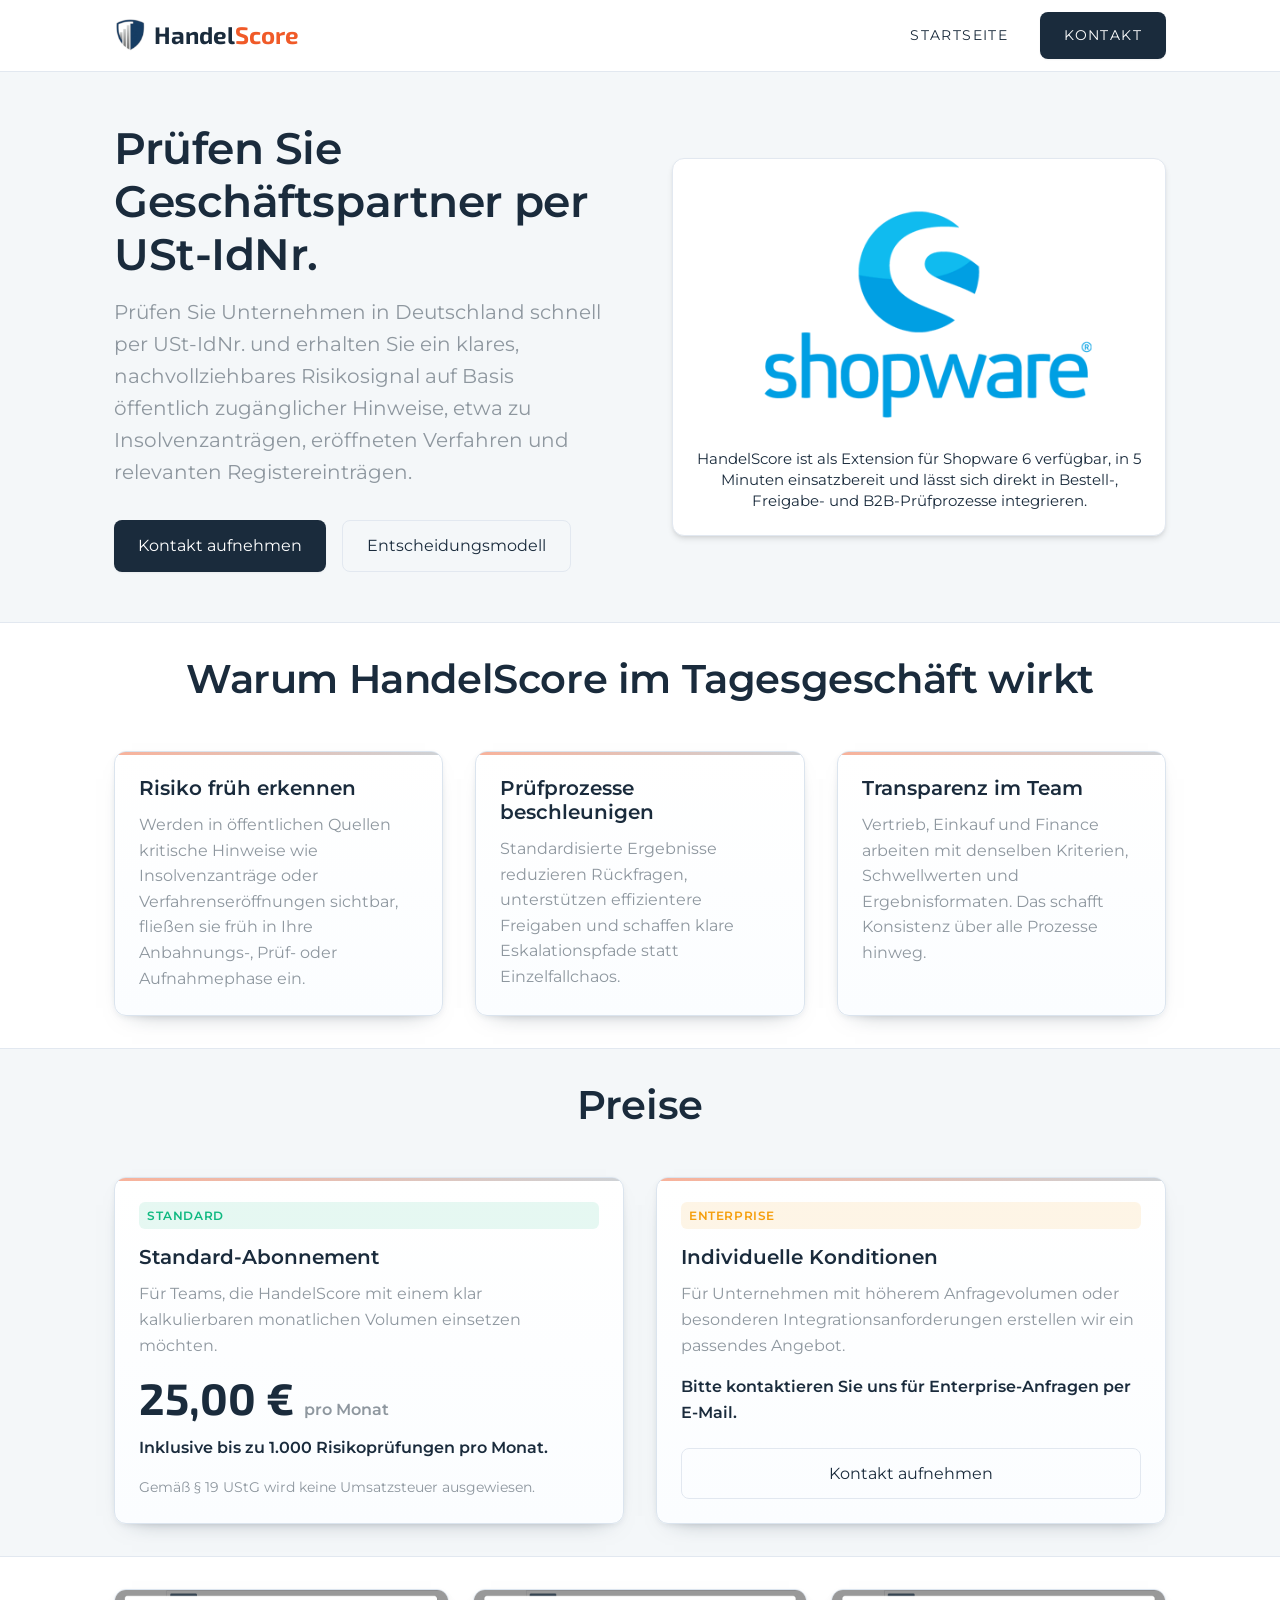
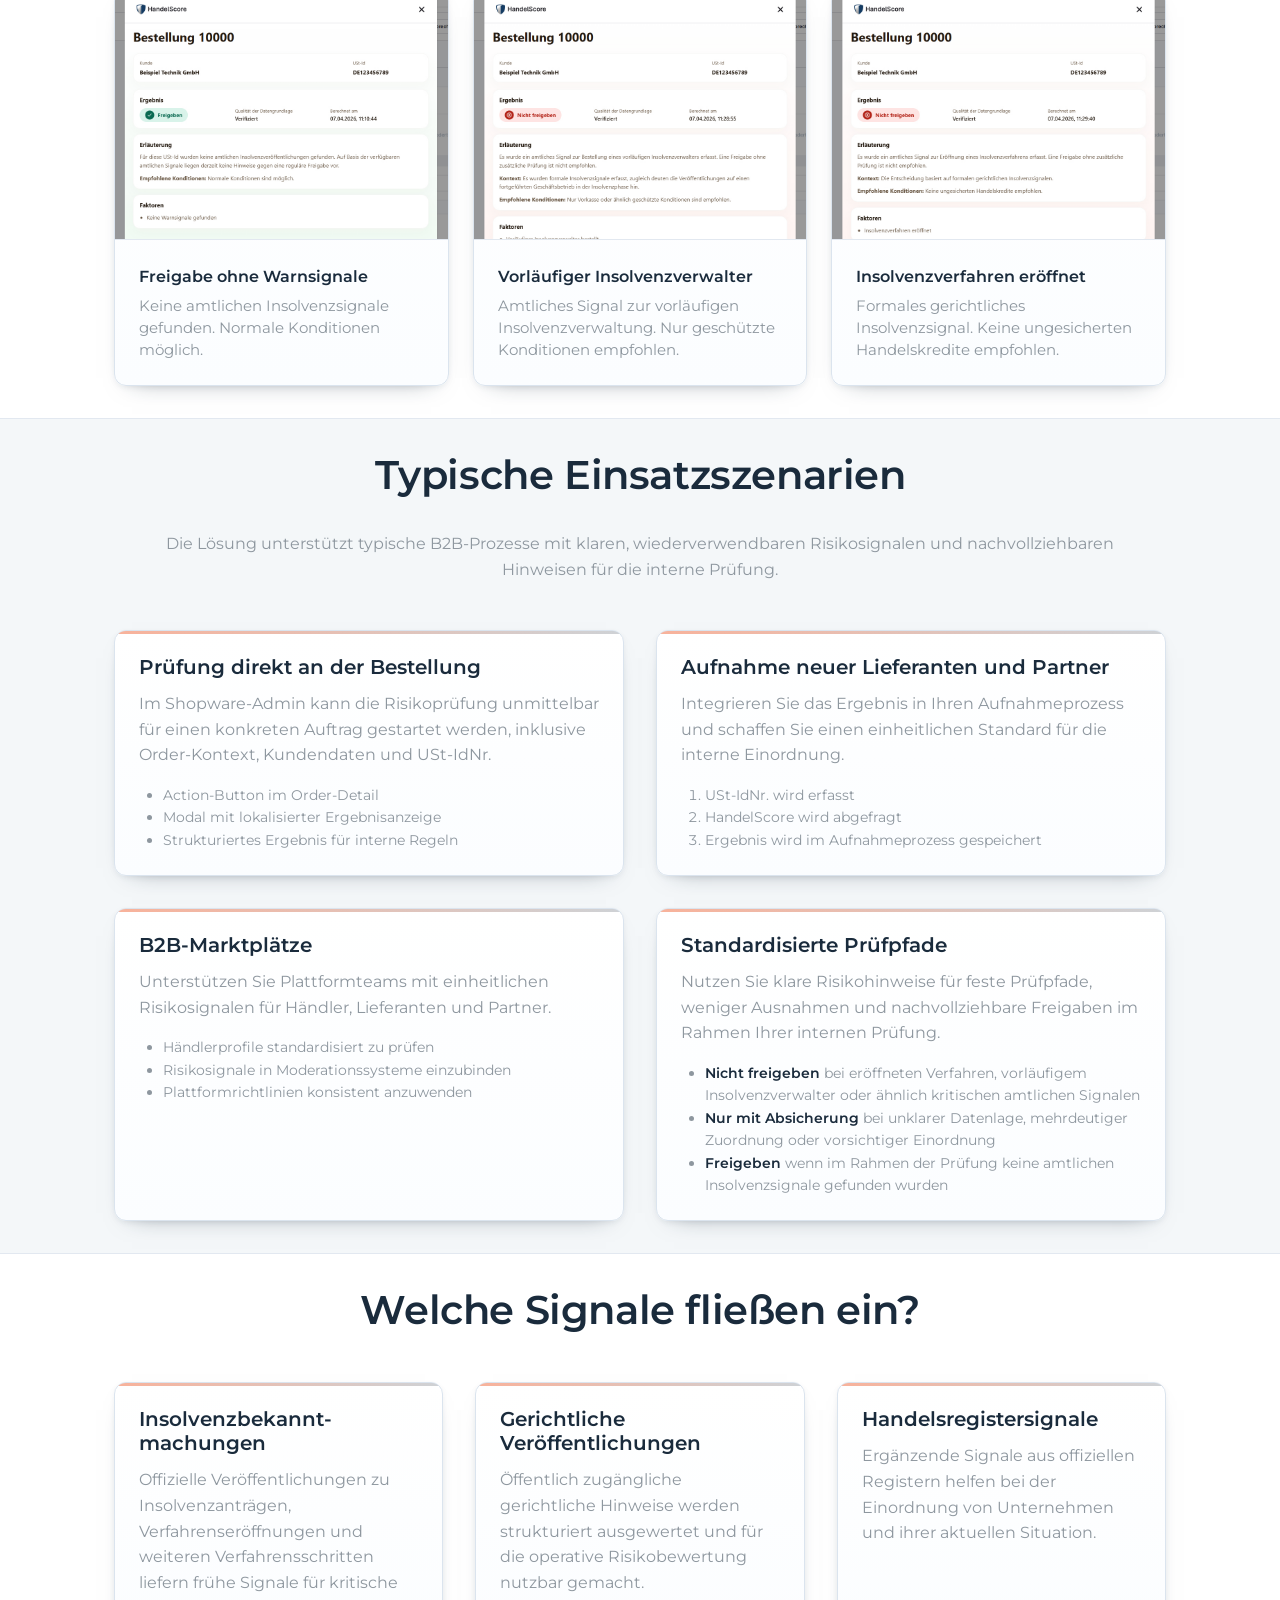
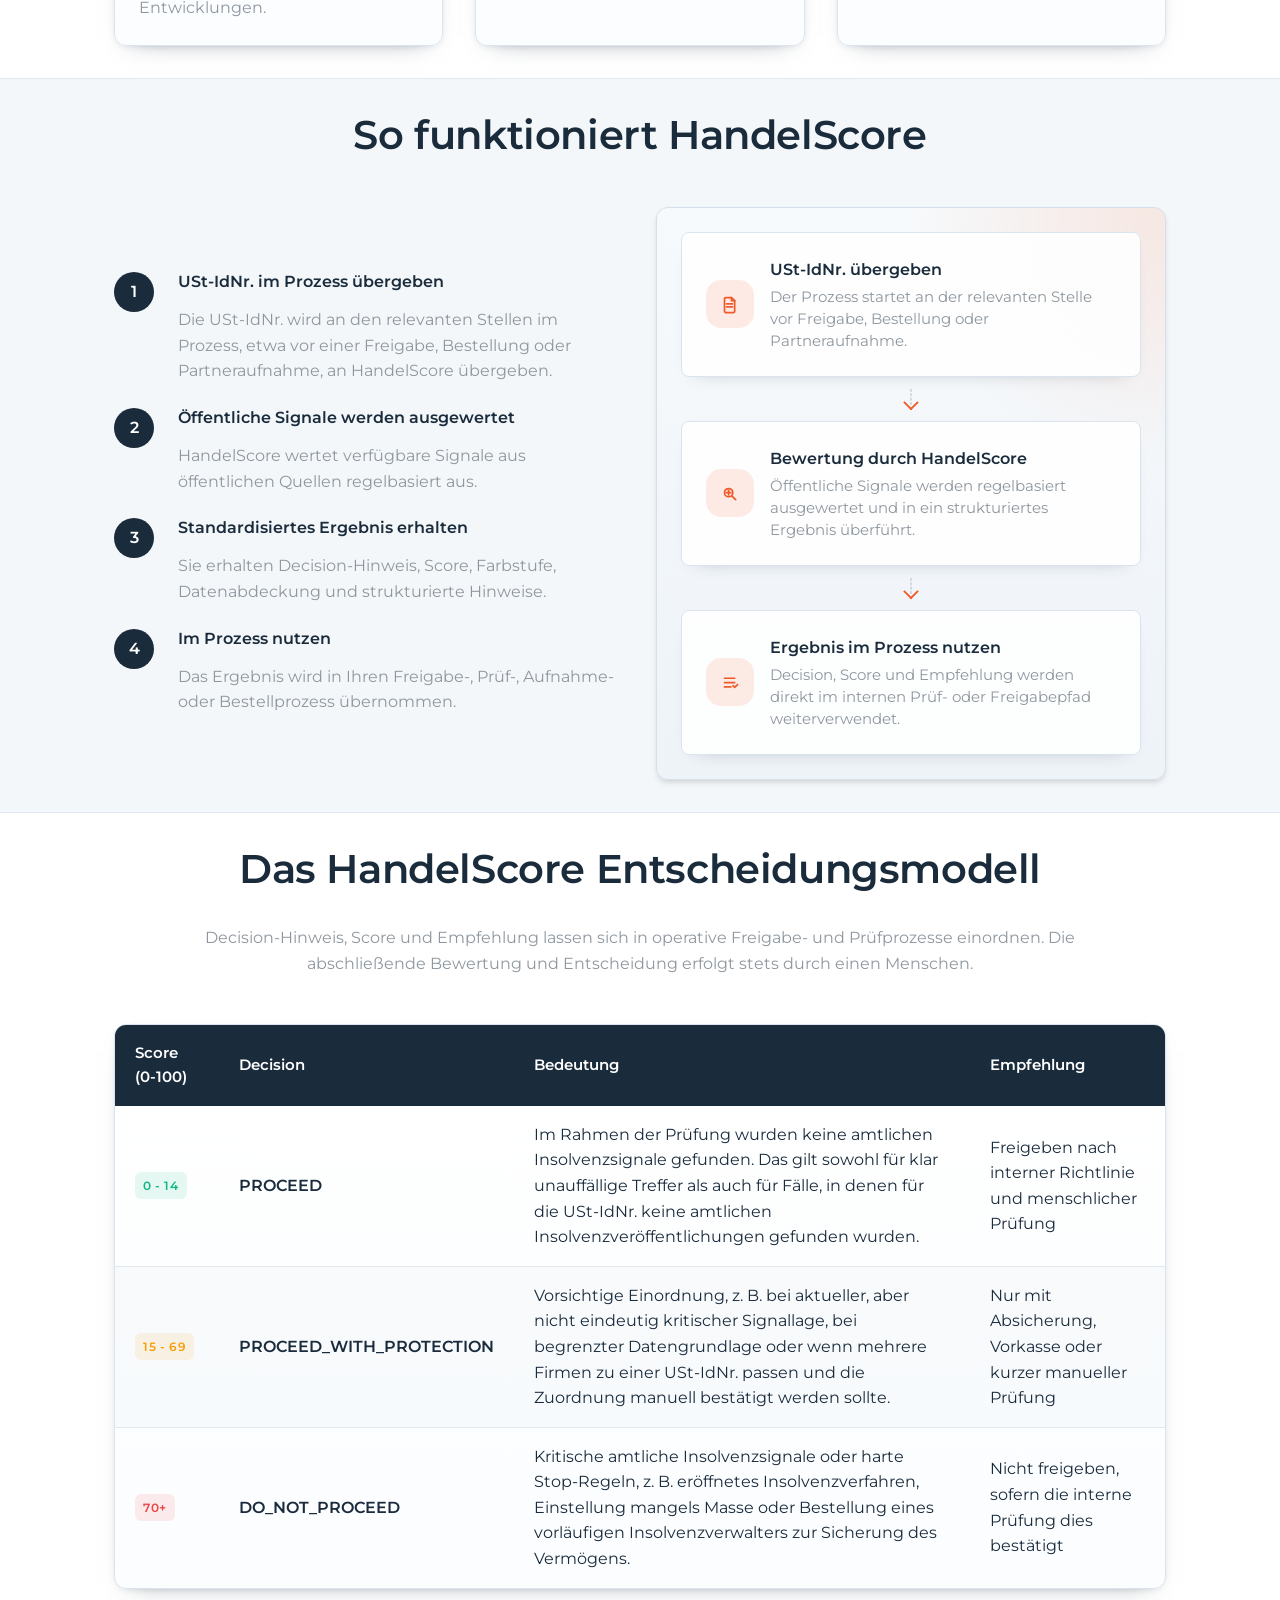
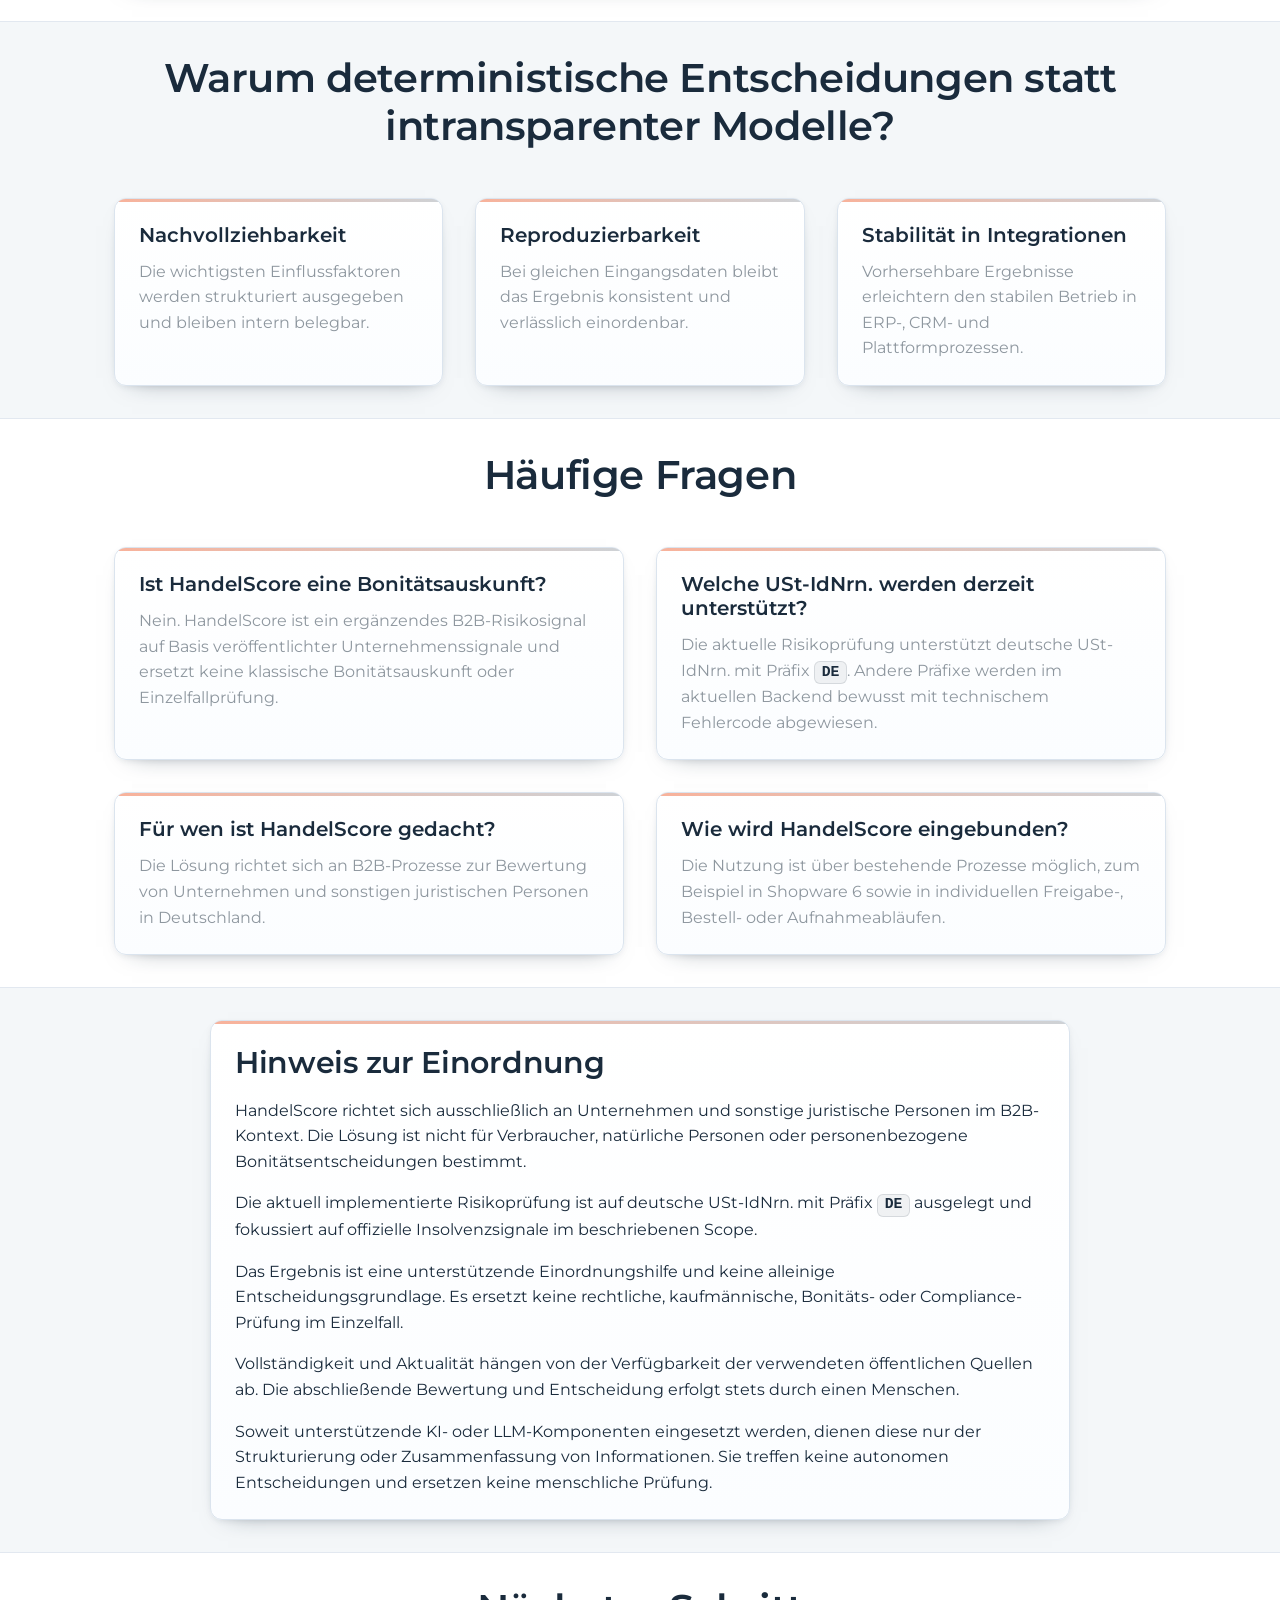
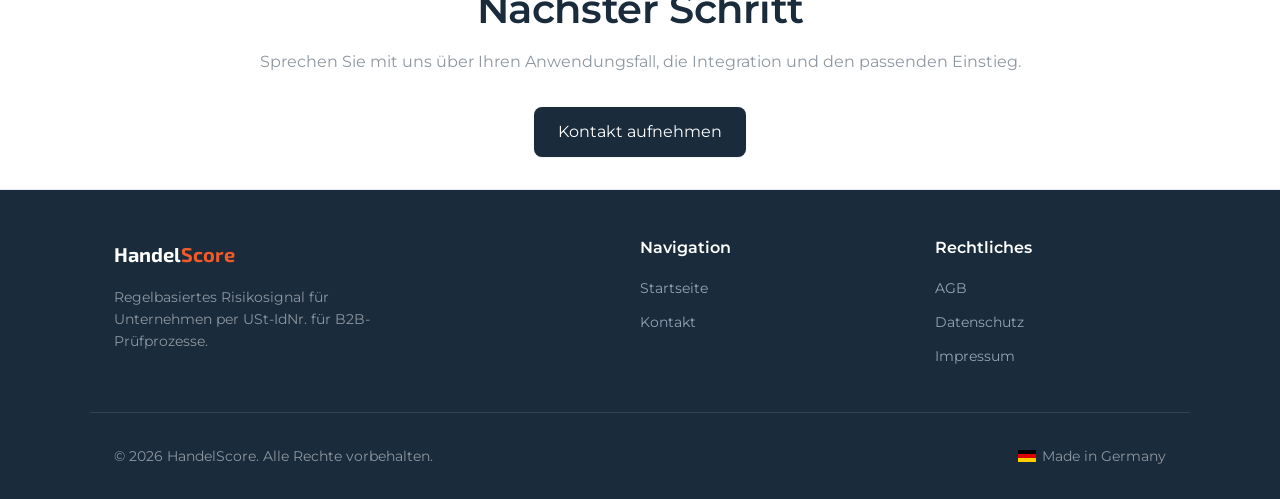
<file: index.html>
﻿<!DOCTYPE html>
<html lang="de-DE">

<head>
    <meta charset="UTF-8">
    <meta name="viewport" content="width=device-width, initial-scale=1.0">
    <meta name="robots" content="index, follow, max-image-preview:large">
    <title>HandelScore | Geschäftspartner prüfen und Zahlungsausfälle reduzieren</title>
    <link rel="icon" href="favicon.ico" type="image/x-icon">
    <meta name="description"
        content="HandelScore liefert ein standardisiertes B2B-Risikosignal für Unternehmen in Deutschland per USt-IdNr. auf Basis öffentlich zugänglicher Insolvenz- und Registersignale.">
    <meta property="og:title" content="HandelScore – Geschäftspartner prüfen per USt-IdNr.">
    <meta property="og:description"
        content="Standardisiertes B2B-Risikosignal für Unternehmen in Deutschland per USt-IdNr. auf Basis öffentlich zugänglicher Insolvenz- und Registersignale.">
    <meta property="og:type" content="website">
    <meta property="og:url" content="https://handelscore.de/">
    <link rel="canonical" href="https://handelscore.de/">
    <link rel="stylesheet" href="assets/styles.css">
    <script type="application/ld+json">
        {
            "@context": "https://schema.org",
            "@type": "SoftwareApplication",
            "name": "HandelScore",
            "applicationCategory": "BusinessApplication",
            "operatingSystem": "Web",
            "url": "https://handelscore.de/",
            "description": "HandelScore liefert ein standardisiertes B2B-Risikosignal für Unternehmen in Deutschland per USt-IdNr. auf Basis öffentlich zugänglicher Insolvenz- und Registersignale.",
            "offers": {
                "@type": "Offer",
                "price": "25.00",
                "priceCurrency": "EUR",
                "description": "Standard-Abonnement mit bis zu 1.000 Anfragen pro Monat"
            }
        }
    </script>
</head>

<body data-page="home">
    <div data-site-header></div>

    <main>
        <section class="section container hero">
            <div class="hero-content">
                <h1>Prüfen Sie Geschäftspartner per USt-IdNr.</h1>
                <p class="subtitle">
                    Prüfen Sie Unternehmen in Deutschland schnell per USt-IdNr. und erhalten Sie ein
                    klares, nachvollziehbares Risikosignal auf Basis öffentlich zugänglicher Hinweise, etwa zu
                    Insolvenzanträgen, eröffneten Verfahren und relevanten Registereinträgen.
                </p>
                <div class="btn-group">
                    <a href="/kontakt.html" class="btn btn-primary">Kontakt aufnehmen</a>
                    <a href="#entscheidungsmodell" class="btn btn-outline">Entscheidungsmodell</a>
                </div>
            </div>
            <div class="hero-visual">
                <img src="assets/img/logo/shopware-logo-sv.png" alt="Shopware 6" class="shopware-logo">
                <p class="shopware-plugin-text">HandelScore ist als Extension für Shopware 6 verfügbar, in 5 Minuten
                    einsatzbereit und lässt sich direkt in Bestell-, Freigabe- und B2B-Prüfprozesse integrieren.</p>
            </div>
        </section>

        <section class="section section-alt">
            <div class="container">
                <div class="text-center"
                    style="margin-bottom: 3rem; max-width: 980px; margin-left: auto; margin-right: auto;">
                    <h2>Warum HandelScore im Tagesgeschäft wirkt</h2>
                </div>

                <div class="grid-3">
                    <div class="card">
                        <h3>Risiko früh erkennen</h3>
                        <p>Werden in öffentlichen Quellen kritische Hinweise wie Insolvenzanträge oder
                            Verfahrenseröffnungen sichtbar, fließen sie früh in Ihre Anbahnungs-, Prüf- oder
                            Aufnahmephase ein.</p>
                    </div>
                    <div class="card">
                        <h3>Prüfprozesse beschleunigen</h3>
                        <p>Standardisierte Ergebnisse reduzieren Rückfragen, unterstützen effizientere Freigaben und
                            schaffen klare Eskalationspfade statt Einzelfallchaos.</p>
                    </div>
                    <div class="card">
                        <h3>Transparenz im Team</h3>
                        <p>Vertrieb, Einkauf und Finance arbeiten mit denselben Kriterien, Schwellwerten und
                            Ergebnisformaten. Das schafft Konsistenz über alle Prozesse hinweg.</p>
                    </div>
                </div>
            </div>
        </section>

        <section class="section container" id="preise">
            <div class="text-center" style="max-width: 760px; margin: 0 auto; margin-bottom: 3rem;">
                <h2>Preise</h2>
            </div>
            <div class="grid-2 pricing-grid">
                <div class="card price-card">
                    <div class="badge badge-green" style="margin-bottom: 1rem;">Standard</div>
                    <h3>Standard-Abonnement</h3>
                    <p>Für Teams, die HandelScore mit einem klar kalkulierbaren monatlichen Volumen einsetzen möchten.</p>
                    <div class="price-value">25,00 € <span>pro Monat</span></div>
                    <p class="price-meta">Inklusive bis zu 1.000 Risikoprüfungen pro Monat.</p>
                    <p class="price-note">Gemäß § 19 UStG wird keine Umsatzsteuer ausgewiesen.</p>
                </div>
                <div class="card price-card">
                    <div class="badge badge-yellow" style="margin-bottom: 1rem;">Enterprise</div>
                    <h3>Individuelle Konditionen</h3>
                    <p>Für Unternehmen mit höherem Anfragevolumen oder besonderen Integrationsanforderungen erstellen wir ein passendes Angebot.</p>
                    <p class="price-meta">Bitte kontaktieren Sie uns für Enterprise-Anfragen per E-Mail.</p>
                    <a href="/kontakt.html" class="btn btn-outline">Kontakt aufnehmen</a>
                </div>
            </div>
        </section>

        <section class="section section-alt" id="produktansichten">
            <div class="container">
                <div class="screenshot-gallery">
                    <a class="screenshot-card" href="img/result_de_ok_1.jpg">
                        <figure>
                            <img src="img/result_de_ok_1_thumb.jpg"
                                 alt="Freigabe ohne Warnsignale"
                                 class="screenshot-thumb"
                                 onerror="this.onerror=null; this.src='img/result_de_ok_1.jpg';"
                                 loading="lazy">
                            <figcaption>
                                <strong>Freigabe ohne Warnsignale</strong>
                                <span>Keine amtlichen Insolvenzsignale gefunden. Normale Konditionen möglich.</span>
                            </figcaption>
                        </figure>
                    </a>
                    <a class="screenshot-card" href="img/result_de_bad_1.jpg">
                        <figure>
                            <img src="img/result_de_bad_1_thumb.jpg"
                                 alt="Vorläufiger Insolvenzverwalter"
                                 class="screenshot-thumb"
                                 onerror="this.onerror=null; this.src='img/result_de_bad_1.jpg';"
                                 loading="lazy">
                            <figcaption>
                                <strong>Vorläufiger Insolvenzverwalter</strong>
                                <span>Amtliches Signal zur vorläufigen Insolvenzverwaltung. Nur geschützte Konditionen empfohlen.</span>
                            </figcaption>
                        </figure>
                    </a>
                    <a class="screenshot-card" href="img/result_de_bad_2.jpg">
                        <figure>
                            <img src="img/result_de_bad_2_thumb.jpg"
                                 alt="Insolvenzverfahren eröffnet"
                                 class="screenshot-thumb"
                                 onerror="this.onerror=null; this.src='img/result_de_bad_2.jpg';"
                                 loading="lazy">
                            <figcaption>
                                <strong>Insolvenzverfahren eröffnet</strong>
                                <span>Formales gerichtliches Insolvenzsignal. Keine ungesicherten Handelskredite empfohlen.</span>
                            </figcaption>
                        </figure>
                    </a>
                </div>
            </div>
        </section>

        <section class="section">
            <div class="container">
                <div class="text-center"
                    style="margin-bottom: 3rem; max-width: 980px; margin-left: auto; margin-right: auto;">
                    <h2>Typische Einsatzszenarien</h2>
                    <p>Die Lösung unterstützt typische B2B-Prozesse mit klaren, wiederverwendbaren Risikosignalen und
                        nachvollziehbaren Hinweisen für die interne Prüfung.</p>
                </div>

                <div class="grid-2">
                    <div class="card">
                        <h3>Prüfung direkt an der Bestellung</h3>
                        <p>Im Shopware-Admin kann die Risikoprüfung unmittelbar für einen konkreten Auftrag gestartet
                            werden, inklusive Order-Kontext, Kundendaten und USt-IdNr.</p>
                        <ul
                            style="list-style-type: disc; margin-left: 1.5rem; color: var(--text-muted); font-size: 0.875rem;">
                            <li>Action-Button im Order-Detail</li>
                            <li>Modal mit lokalisierter Ergebnisanzeige</li>
                            <li>Strukturiertes Ergebnis für interne Regeln</li>
                        </ul>
                    </div>
                    <div class="card">
                        <h3>Aufnahme neuer Lieferanten und Partner</h3>
                        <p>Integrieren Sie das Ergebnis in Ihren Aufnahmeprozess und schaffen Sie einen einheitlichen
                            Standard für die interne Einordnung.</p>
                        <ul
                            style="list-style-type: decimal; margin-left: 1.5rem; color: var(--text-muted); font-size: 0.875rem;">
                            <li>USt-IdNr. wird erfasst</li>
                            <li>HandelScore wird abgefragt</li>
                            <li>Ergebnis wird im Aufnahmeprozess gespeichert</li>
                        </ul>
                    </div>
                    <div class="card">
                        <h3>B2B-Marktplätze</h3>
                        <p>Unterstützen Sie Plattformteams mit einheitlichen Risikosignalen für Händler, Lieferanten und Partner.</p>
                        <ul
                            style="list-style-type: disc; margin-left: 1.5rem; color: var(--text-muted); font-size: 0.875rem;">
                            <li>Händlerprofile standardisiert zu prüfen</li>
                            <li>Risikosignale in Moderationssysteme einzubinden</li>
                            <li>Plattformrichtlinien konsistent anzuwenden</li>
                        </ul>
                    </div>
                    <div class="card">
                        <h3>Standardisierte Prüfpfade</h3>
                        <p>Nutzen Sie klare Risikohinweise für feste Prüfpfade, weniger Ausnahmen und nachvollziehbare
                            Freigaben im Rahmen Ihrer internen Prüfung.</p>
                        <ul
                            style="list-style-type: disc; margin-left: 1.5rem; color: var(--text-muted); font-size: 0.875rem;">
                            <li><strong>Nicht freigeben</strong> bei eröffneten Verfahren, vorläufigem Insolvenzverwalter oder ähnlich kritischen amtlichen Signalen</li>
                            <li><strong>Nur mit Absicherung</strong> bei unklarer Datenlage, mehrdeutiger Zuordnung oder vorsichtiger Einordnung</li>
                            <li><strong>Freigeben</strong> wenn im Rahmen der Prüfung keine amtlichen Insolvenzsignale gefunden wurden</li>
                        </ul>
                    </div>
                </div>
            </div>
        </section>

        <section class="section section-alt">
            <div class="container">
                <div class="text-center"
                    style="margin-bottom: 3rem; max-width: 980px; margin-left: auto; margin-right: auto;">
                    <h2>Welche Signale fließen ein?</h2>
                </div>
                <div class="grid-3">
                    <div class="card">
                        <h3>Insolvenz&shy;bekannt&shy;machungen</h3>
                        <p>Offizielle Veröffentlichungen zu Insolvenzanträgen, Verfahrenseröffnungen und weiteren
                            Verfahrensschritten liefern frühe Signale für kritische Entwicklungen.</p>
                    </div>
                    <div class="card">
                        <h3>Gerichtliche Veröffentlichungen</h3>
                        <p>Öffentlich zugängliche gerichtliche Hinweise werden strukturiert ausgewertet und für die
                            operative Risikobewertung nutzbar gemacht.</p>
                    </div>
                    <div class="card">
                        <h3>Handelsregistersignale</h3>
                        <p>Ergänzende Signale aus offiziellen Registern helfen bei der Einordnung von Unternehmen und
                            ihrer aktuellen Situation.</p>
                    </div>
                </div>
            </div>
        </section>

        <section class="section">
            <div class="container">
                <div class="text-center"
                    style="margin-bottom: 3rem; max-width: 980px; margin-left: auto; margin-right: auto;">
                    <h2>So funktioniert HandelScore</h2>
                </div>
                <div class="grid-2" style="align-items: center;">
                    <div>
                        <div class="steps">
                            <div class="step">
                                <div class="step-number">1</div>
                                <div>
                                    <h4>USt-IdNr. im Prozess übergeben</h4>
                                    <p>Die USt-IdNr. wird an den relevanten Stellen im Prozess, etwa vor einer
                                        Freigabe, Bestellung oder Partneraufnahme, an HandelScore übergeben.</p>
                                </div>
                            </div>
                            <div class="step">
                                <div class="step-number">2</div>
                                <div>
                                    <h4>Öffentliche Signale werden ausgewertet</h4>
                                    <p>HandelScore wertet verfügbare Signale aus öffentlichen Quellen regelbasiert aus.</p>
                                </div>
                            </div>
                            <div class="step">
                                <div class="step-number">3</div>
                                <div>
                                    <h4>Standardisiertes Ergebnis erhalten</h4>
                                    <p>Sie erhalten Decision-Hinweis, Score, Farbstufe, Datenabdeckung und strukturierte
                                        Hinweise.</p>
                                </div>
                            </div>
                            <div class="step">
                                <div class="step-number">4</div>
                                <div>
                                    <h4>Im Prozess nutzen</h4>
                                    <p>Das Ergebnis wird in Ihren Freigabe-, Prüf-, Aufnahme- oder Bestellprozess übernommen.</p>
                                </div>
                            </div>
                        </div>
                    </div>
                    <div class="hero-visual process-infographic">
                        <div class="process-flow" aria-label="Infografik zum Prozessablauf">
                            <div class="process-node">
                                <div class="process-icon" aria-hidden="true">
                                    <svg viewBox="0 0 24 24" focusable="false">
                                        <path d="M8 4.75h6l3.25 3.25V19a1.25 1.25 0 0 1-1.25 1.25H8A1.25 1.25 0 0 1 6.75 19V6A1.25 1.25 0 0 1 8 4.75Z" />
                                        <path d="M14 4.75V8h3.25" />
                                        <path d="M9 11.25h6" />
                                        <path d="M9 14.25h6" />
                                    </svg>
                                </div>
                                <div class="process-copy">
                                    <strong>USt-IdNr. übergeben</strong>
                                    <span>Der Prozess startet an der relevanten Stelle vor Freigabe, Bestellung oder
                                        Partneraufnahme.</span>
                                </div>
                            </div>
                            <div class="process-connector" aria-hidden="true"></div>
                            <div class="process-node">
                                <div class="process-icon" aria-hidden="true">
                                    <svg viewBox="0 0 24 24" focusable="false">
                                        <circle cx="11" cy="11" r="4.25" />
                                        <path d="m14.25 14.25 4 4" />
                                        <path d="M8.75 11h4.5" />
                                        <path d="M11 8.75v4.5" />
                                    </svg>
                                </div>
                                <div class="process-copy">
                                    <strong>Bewertung durch HandelScore</strong>
                                    <span>Öffentliche Signale werden regelbasiert ausgewertet und in ein strukturiertes
                                        Ergebnis überführt.</span>
                                </div>
                            </div>
                            <div class="process-connector" aria-hidden="true"></div>
                            <div class="process-node">
                                <div class="process-icon" aria-hidden="true">
                                    <svg viewBox="0 0 24 24" focusable="false">
                                        <path d="M6.75 7.5h10.5" />
                                        <path d="M6.75 12h10.5" />
                                        <path d="M6.75 16.5h6.5" />
                                        <path d="M15.5 15.25 17.25 17l3-3" />
                                    </svg>
                                </div>
                                <div class="process-copy">
                                    <strong>Ergebnis im Prozess nutzen</strong>
                                    <span>Decision, Score und Empfehlung werden direkt im internen Prüf- oder
                                        Freigabepfad weiterverwendet.</span>
                                </div>
                            </div>
                        </div>
                    </div>
                </div>
            </div>
        </section>

        <section class="section section-alt" id="entscheidungsmodell">
            <div class="container">
                <div class="text-center" style="max-width: 980px; margin: 0 auto; margin-bottom: 3rem;">
                    <h2>Das HandelScore Entscheidungsmodell</h2>
                    <p>Decision-Hinweis, Score und Empfehlung lassen sich in operative Freigabe- und Prüfprozesse
                        einordnen. Die abschließende Bewertung und Entscheidung erfolgt stets durch einen Menschen.</p>
                </div>
                <div class="score-table-wrap">
                    <table class="score-table">
                        <thead>
                            <tr>
                                <th>Score (0-100)</th>
                                <th>Decision</th>
                                <th>Bedeutung</th>
                                <th>Empfehlung</th>
                            </tr>
                        </thead>
                        <tbody>
                            <tr>
                                <td data-label="Score (0-100)"><span class="badge badge-green">0 - 14</span></td>
                                <td data-label="Decision"><strong>PROCEED</strong></td>
                                <td data-label="Bedeutung">Im Rahmen der Prüfung wurden keine amtlichen Insolvenzsignale gefunden. Das gilt sowohl für klar unauffällige Treffer als auch für Fälle, in denen für die USt-IdNr. keine amtlichen Insolvenzveröffentlichungen gefunden wurden.</td>
                                <td data-label="Empfehlung">Freigeben nach interner Richtlinie und menschlicher Prüfung</td>
                            </tr>
                            <tr>
                                <td data-label="Score (0-100)"><span class="badge badge-yellow">15 - 69</span></td>
                                <td data-label="Decision"><strong>PROCEED_WITH_PROTECTION</strong></td>
                                <td data-label="Bedeutung">Vorsichtige Einordnung, z. B. bei aktueller, aber nicht eindeutig kritischer Signallage, bei begrenzter Datengrundlage oder wenn mehrere Firmen zu einer USt-IdNr. passen und die Zuordnung manuell bestätigt werden sollte.</td>
                                <td data-label="Empfehlung">Nur mit Absicherung, Vorkasse oder kurzer manueller Prüfung</td>
                            </tr>
                            <tr>
                                <td data-label="Score (0-100)"><span class="badge badge-red">70+</span></td>
                                <td data-label="Decision"><strong>DO_NOT_PROCEED</strong></td>
                                <td data-label="Bedeutung">Kritische amtliche Insolvenzsignale oder harte Stop-Regeln, z. B. eröffnetes Insolvenzverfahren, Einstellung mangels Masse oder Bestellung eines vorläufigen Insolvenzverwalters zur Sicherung des Vermögens.</td>
                                <td data-label="Empfehlung">Nicht freigeben, sofern die interne Prüfung dies bestätigt</td>
                            </tr>
                        </tbody>
                    </table>
                </div>
            </div>
        </section>

        <section class="section">
            <div class="container">
                <div class="text-center" style="max-width: 980px; margin: 0 auto; margin-bottom: 3rem;">
                    <h2>Warum deterministische Entscheidungen statt intransparenter Modelle?</h2>
                </div>
                <div class="grid-3">
                    <div class="card">
                        <h3>Nachvollziehbarkeit</h3>
                        <p>Die wichtigsten Einflussfaktoren werden strukturiert ausgegeben und bleiben intern belegbar.</p>
                    </div>
                    <div class="card">
                        <h3>Reproduzierbarkeit</h3>
                        <p>Bei gleichen Eingangsdaten bleibt das Ergebnis konsistent und verlässlich einordenbar.</p>
                    </div>
                    <div class="card">
                        <h3>Stabilität in Integrationen</h3>
                        <p>Vorhersehbare Ergebnisse erleichtern den stabilen Betrieb in ERP-, CRM- und Plattformprozessen.</p>
                    </div>
                </div>
            </div>
        </section>

        <section class="section section-alt">
            <div class="container">
                <div class="text-center" style="margin-bottom: 3rem; max-width: 980px; margin-left: auto; margin-right: auto;">
                    <h2>Häufige Fragen</h2>
                </div>
                <div class="grid-2">
                    <div class="card">
                        <h3>Ist HandelScore eine Bonitätsauskunft?</h3>
                        <p>Nein. HandelScore ist ein ergänzendes B2B-Risikosignal auf Basis veröffentlichter Unternehmenssignale und ersetzt keine klassische Bonitätsauskunft oder Einzelfallprüfung.</p>
                    </div>
                    <div class="card">
                        <h3>Welche USt-IdNrn. werden derzeit unterstützt?</h3>
                        <p>Die aktuelle Risikoprüfung unterstützt deutsche USt-IdNrn. mit Präfix <code>DE</code>.
                            Andere Präfixe werden im aktuellen Backend bewusst mit technischem Fehlercode abgewiesen.</p>
                    </div>
                    <div class="card">
                        <h3>Für wen ist HandelScore gedacht?</h3>
                        <p>Die Lösung richtet sich an B2B-Prozesse zur Bewertung von Unternehmen und sonstigen juristischen Personen in Deutschland.</p>
                    </div>
                    <div class="card">
                        <h3>Wie wird HandelScore eingebunden?</h3>
                        <p>Die Nutzung ist über bestehende Prozesse möglich, zum Beispiel in Shopware 6 sowie in individuellen Freigabe-, Bestell- oder Aufnahmeabläufen.</p>
                    </div>
                </div>
            </div>
        </section>

        <section class="section">
            <div class="container">
                <div class="card note-card">
                    <h2>Hinweis zur Einordnung</h2>
                    <p>HandelScore richtet sich ausschließlich an Unternehmen und sonstige juristische Personen im
                        B2B-Kontext. Die Lösung ist nicht für Verbraucher, natürliche Personen oder personenbezogene
                        Bonitätsentscheidungen bestimmt.</p>
                    <p>Die aktuell implementierte Risikoprüfung ist auf deutsche USt-IdNrn. mit Präfix
                        <code>DE</code> ausgelegt und fokussiert auf offizielle Insolvenzsignale im beschriebenen
                        Scope.</p>
                    <p>Das Ergebnis ist eine unterstützende Einordnungshilfe und keine alleinige Entscheidungsgrundlage.
                        Es ersetzt keine rechtliche, kaufmännische, Bonitäts- oder Compliance-Prüfung im Einzelfall.</p>
                    <p>Vollständigkeit und Aktualität hängen von der Verfügbarkeit der verwendeten öffentlichen Quellen ab.
                        Die abschließende Bewertung und Entscheidung erfolgt stets durch einen Menschen.</p>
                    <p>Soweit unterstützende KI- oder LLM-Komponenten eingesetzt werden, dienen diese nur der
                        Strukturierung oder Zusammenfassung von Informationen. Sie treffen keine autonomen Entscheidungen
                        und ersetzen keine menschliche Prüfung.</p>
                </div>
            </div>
        </section>

        <section class="section section-alt text-center">
            <div class="container">
                <h2 style="margin-bottom: 1rem;">Nächster Schritt</h2>
                <p style="margin-bottom: 2rem;">Sprechen Sie mit uns über Ihren Anwendungsfall, die Integration und den passenden Einstieg.</p>
                <div class="btn-group" style="justify-content: center;">
                    <a href="/kontakt.html" class="btn btn-primary">Kontakt aufnehmen</a>
                </div>
            </div>
        </section>
    </main>

    <div data-site-footer></div>
    <script src="assets/script.js" defer></script>
</body>

</html>
</file>
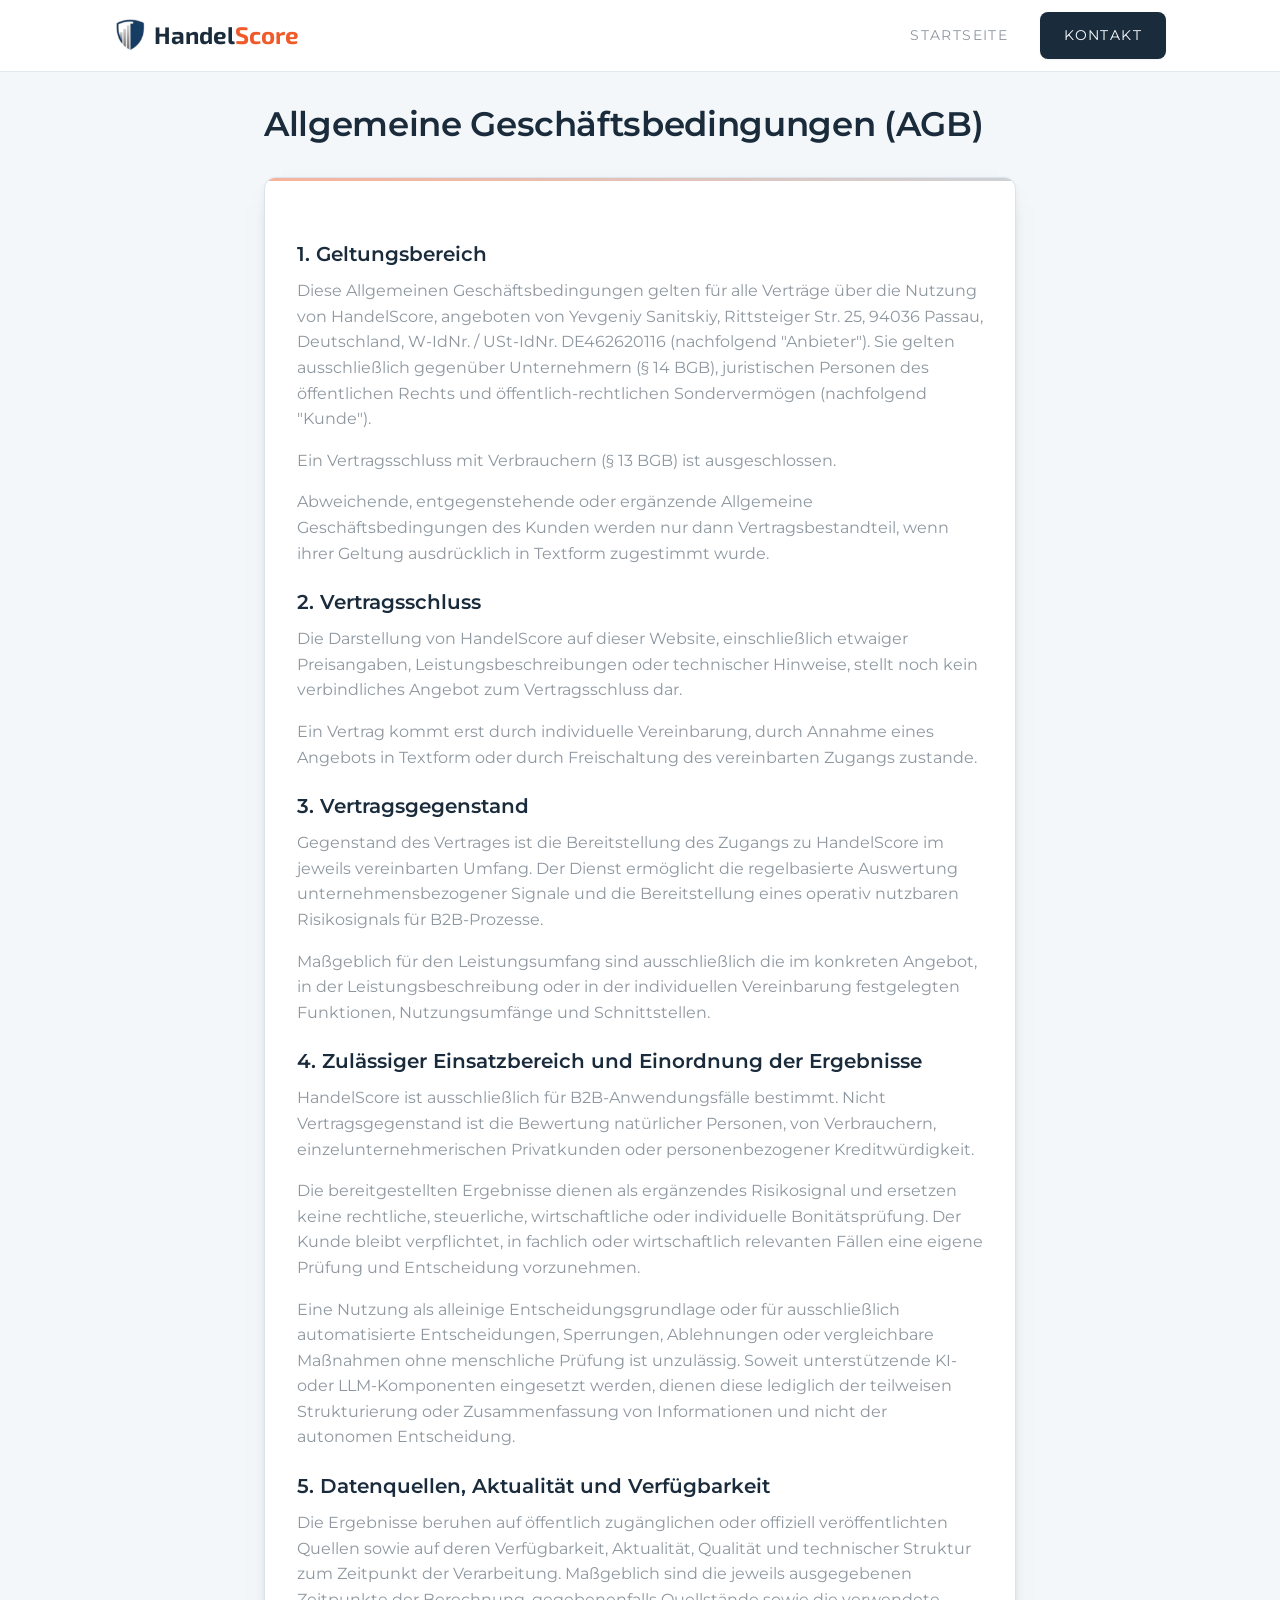
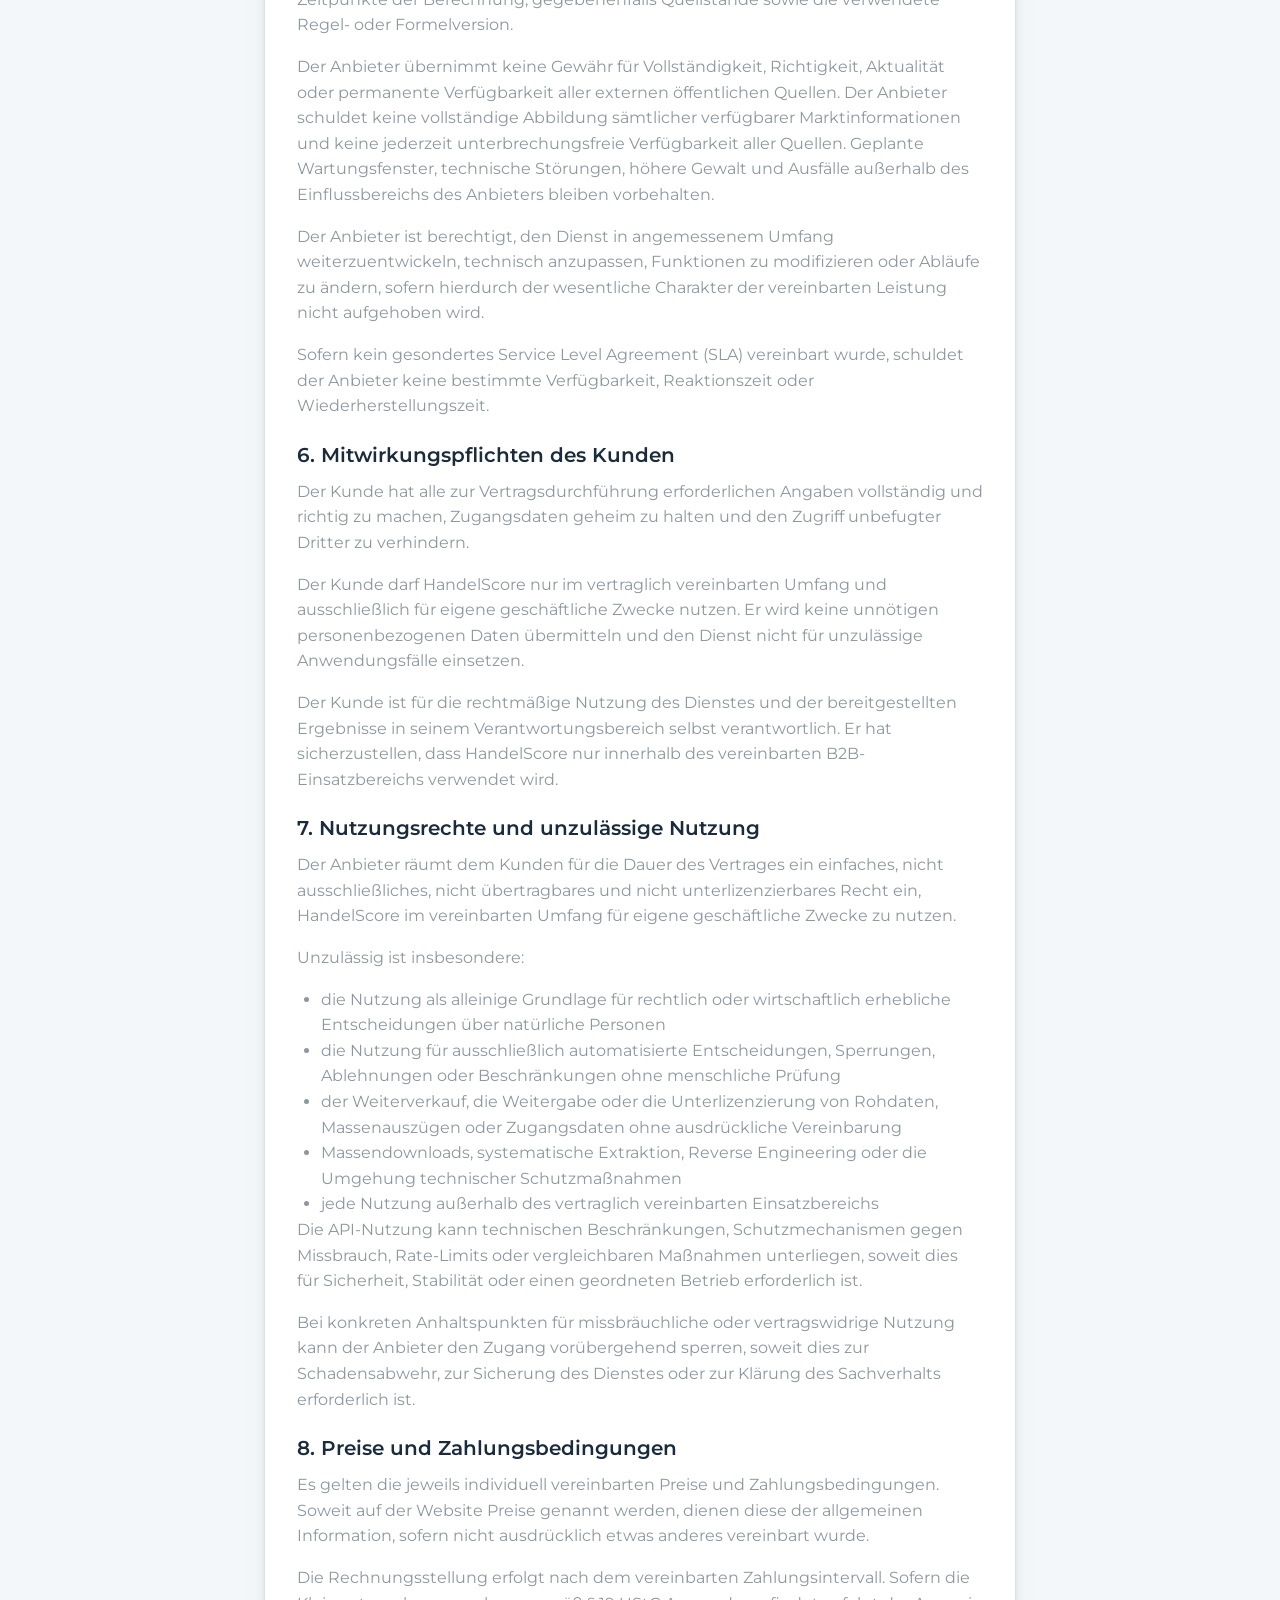
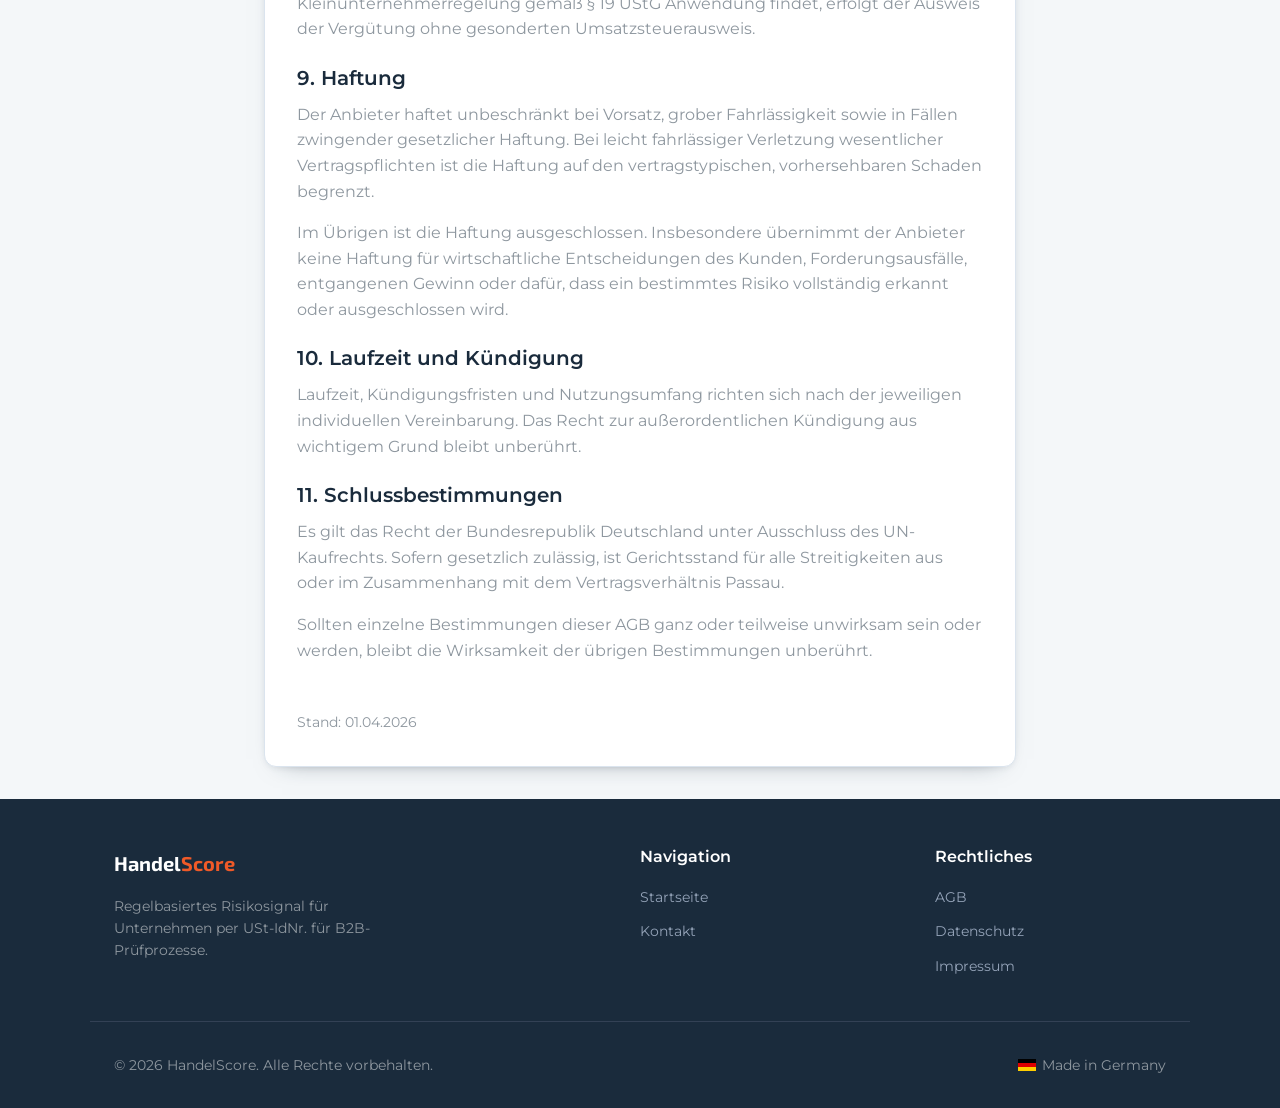
<file: agb.html>
<!DOCTYPE html>
<html lang="de-DE">

<head>
    <meta charset="UTF-8">
    <meta name="viewport" content="width=device-width, initial-scale=1.0">
    <title>Allgemeine Geschäftsbedingungen | HandelScore</title>
    <link rel="icon" href="favicon.ico" type="image/x-icon">
    <meta name="description" content="Allgemeine Geschäftsbedingungen für die Nutzung von HandelScore im B2B-Bereich.">
    <meta name="robots" content="noindex, follow">
    <link rel="canonical" href="https://handelscore.de/agb.html">
    <link rel="stylesheet" href="assets/styles.css">
</head>

<body data-page="legal">
    <div data-site-header></div>

    <main class="container section" style="max-width: 800px;">
        <h1 style="margin-bottom: 2rem; font-size: clamp(1.65rem, 1.9vw + 0.95rem, 2.15rem);">Allgemeine Geschäftsbedingungen (AGB)</h1>

        <div class="card" style="padding: 2rem; background: var(--bg-surface);">
            <h3 style="margin-top: 2rem;">1. Geltungsbereich</h3>
            <p>Diese Allgemeinen Geschäftsbedingungen gelten für alle Verträge über die Nutzung von HandelScore,
                angeboten von Yevgeniy Sanitskiy, Rittsteiger Str. 25, 94036 Passau, Deutschland,
                W-IdNr. / USt-IdNr. DE462620116 (nachfolgend "Anbieter"). Sie gelten ausschließlich gegenüber
                Unternehmern (§ 14 BGB), juristischen Personen des öffentlichen Rechts und öffentlich-rechtlichen
                Sondervermögen (nachfolgend "Kunde").</p>
            <p>Ein Vertragsschluss mit Verbrauchern (§ 13 BGB) ist ausgeschlossen.</p>
            <p>Abweichende, entgegenstehende oder ergänzende Allgemeine Geschäftsbedingungen des Kunden werden nur dann
                Vertragsbestandteil, wenn ihrer Geltung ausdrücklich in Textform zugestimmt wurde.</p>

            <h3 style="margin-top: 1.5rem;">2. Vertragsschluss</h3>
            <p>Die Darstellung von HandelScore auf dieser Website, einschließlich etwaiger Preisangaben,
                Leistungsbeschreibungen oder technischer Hinweise, stellt noch kein verbindliches Angebot zum
                Vertragsschluss dar.</p>
            <p>Ein Vertrag kommt erst durch individuelle Vereinbarung, durch Annahme eines Angebots in Textform oder
                durch Freischaltung des vereinbarten Zugangs zustande.</p>

            <h3 style="margin-top: 1.5rem;">3. Vertragsgegenstand</h3>
            <p>Gegenstand des Vertrages ist die Bereitstellung des Zugangs zu HandelScore im jeweils vereinbarten
                Umfang. Der Dienst ermöglicht die regelbasierte Auswertung unternehmensbezogener Signale und die
                Bereitstellung eines operativ nutzbaren Risikosignals für B2B-Prozesse.</p>
            <p>Maßgeblich für den Leistungsumfang sind ausschließlich die im konkreten Angebot, in der
                Leistungsbeschreibung oder in der individuellen Vereinbarung festgelegten Funktionen, Nutzungsumfänge
                und Schnittstellen.</p>

            <h3 style="margin-top: 1.5rem;">4. Zulässiger Einsatzbereich und Einordnung der Ergebnisse</h3>
            <p>HandelScore ist ausschließlich für B2B-Anwendungsfälle bestimmt. Nicht Vertragsgegenstand ist die
                Bewertung natürlicher Personen, von Verbrauchern, einzelunternehmerischen Privatkunden oder
                personenbezogener Kreditwürdigkeit.</p>
            <p>Die bereitgestellten Ergebnisse dienen als ergänzendes Risikosignal und ersetzen keine rechtliche,
                steuerliche, wirtschaftliche oder individuelle Bonitätsprüfung. Der Kunde bleibt verpflichtet, in
                fachlich oder wirtschaftlich relevanten Fällen eine eigene Prüfung und Entscheidung vorzunehmen.</p>
            <p>Eine Nutzung als alleinige Entscheidungsgrundlage oder für ausschließlich automatisierte Entscheidungen,
                Sperrungen, Ablehnungen oder vergleichbare Maßnahmen ohne menschliche Prüfung ist unzulässig. Soweit
                unterstützende KI- oder LLM-Komponenten eingesetzt werden, dienen diese lediglich der teilweisen
                Strukturierung oder Zusammenfassung von Informationen und nicht der autonomen Entscheidung.</p>

            <h3 style="margin-top: 1.5rem;">5. Datenquellen, Aktualität und Verfügbarkeit</h3>
            <p>Die Ergebnisse beruhen auf öffentlich zugänglichen oder offiziell veröffentlichten Quellen sowie auf
                deren Verfügbarkeit, Aktualität, Qualität und technischer Struktur zum Zeitpunkt der Verarbeitung.
                Maßgeblich sind die jeweils ausgegebenen Zeitpunkte der Berechnung, gegebenenfalls Quellstände sowie
                die verwendete Regel- oder Formelversion.</p>
            <p>Der Anbieter übernimmt keine Gewähr für Vollständigkeit, Richtigkeit, Aktualität oder permanente
                Verfügbarkeit aller externen öffentlichen Quellen. Der Anbieter schuldet keine vollständige Abbildung
                sämtlicher verfügbarer Marktinformationen und keine jederzeit unterbrechungsfreie Verfügbarkeit aller
                Quellen. Geplante Wartungsfenster, technische Störungen, höhere Gewalt und Ausfälle außerhalb des
                Einflussbereichs des Anbieters bleiben vorbehalten.</p>
            <p>Der Anbieter ist berechtigt, den Dienst in angemessenem Umfang weiterzuentwickeln, technisch anzupassen,
                Funktionen zu modifizieren oder Abläufe zu ändern, sofern hierdurch der wesentliche Charakter der
                vereinbarten Leistung nicht aufgehoben wird.</p>
            <p>Sofern kein gesondertes Service Level Agreement (SLA) vereinbart wurde, schuldet der Anbieter keine
                bestimmte Verfügbarkeit, Reaktionszeit oder Wiederherstellungszeit.</p>

            <h3 style="margin-top: 1.5rem;">6. Mitwirkungspflichten des Kunden</h3>
            <p>Der Kunde hat alle zur Vertragsdurchführung erforderlichen Angaben vollständig und richtig zu machen,
                Zugangsdaten geheim zu halten und den Zugriff unbefugter Dritter zu verhindern.</p>
            <p>Der Kunde darf HandelScore nur im vertraglich vereinbarten Umfang und ausschließlich für eigene
                geschäftliche Zwecke nutzen. Er wird keine unnötigen personenbezogenen Daten übermitteln und den Dienst
                nicht für unzulässige Anwendungsfälle einsetzen.</p>
            <p>Der Kunde ist für die rechtmäßige Nutzung des Dienstes und der bereitgestellten Ergebnisse in seinem
                Verantwortungsbereich selbst verantwortlich. Er hat sicherzustellen, dass HandelScore nur innerhalb des
                vereinbarten B2B-Einsatzbereichs verwendet wird.</p>

            <h3 style="margin-top: 1.5rem;">7. Nutzungsrechte und unzulässige Nutzung</h3>
            <p>Der Anbieter räumt dem Kunden für die Dauer des Vertrages ein einfaches, nicht ausschließliches, nicht
                übertragbares und nicht unterlizenzierbares Recht ein, HandelScore im vereinbarten Umfang für eigene
                geschäftliche Zwecke zu nutzen.</p>
            <p>Unzulässig ist insbesondere:</p>
            <ul style="list-style-type: disc; margin-left: 1.5rem; margin-top: 0.5rem; color: var(--text-muted);">
                <li>die Nutzung als alleinige Grundlage für rechtlich oder wirtschaftlich erhebliche Entscheidungen über natürliche Personen</li>
                <li>die Nutzung für ausschließlich automatisierte Entscheidungen, Sperrungen, Ablehnungen oder Beschränkungen ohne menschliche Prüfung</li>
                <li>der Weiterverkauf, die Weitergabe oder die Unterlizenzierung von Rohdaten, Massenauszügen oder Zugangsdaten ohne ausdrückliche Vereinbarung</li>
                <li>Massendownloads, systematische Extraktion, Reverse Engineering oder die Umgehung technischer Schutzmaßnahmen</li>
                <li>jede Nutzung außerhalb des vertraglich vereinbarten Einsatzbereichs</li>
            </ul>
            <p>Die API-Nutzung kann technischen Beschränkungen, Schutzmechanismen gegen Missbrauch, Rate-Limits oder
                vergleichbaren Maßnahmen unterliegen, soweit dies für Sicherheit, Stabilität oder einen geordneten
                Betrieb erforderlich ist.</p>
            <p>Bei konkreten Anhaltspunkten für missbräuchliche oder vertragswidrige Nutzung kann der Anbieter den
                Zugang vorübergehend sperren, soweit dies zur Schadensabwehr, zur Sicherung des Dienstes oder zur
                Klärung des Sachverhalts erforderlich ist.</p>

            <h3 style="margin-top: 1.5rem;">8. Preise und Zahlungsbedingungen</h3>
            <p>Es gelten die jeweils individuell vereinbarten Preise und Zahlungsbedingungen. Soweit auf der Website
                Preise genannt werden, dienen diese der allgemeinen Information, sofern nicht ausdrücklich etwas anderes
                vereinbart wurde.</p>
            <p>Die Rechnungsstellung erfolgt nach dem vereinbarten Zahlungsintervall. Sofern die
                Kleinunternehmerregelung gemäß § 19 UStG Anwendung findet, erfolgt der Ausweis der Vergütung ohne
                gesonderten Umsatzsteuerausweis.</p>

            <h3 style="margin-top: 1.5rem;">9. Haftung</h3>
            <p>Der Anbieter haftet unbeschränkt bei Vorsatz, grober Fahrlässigkeit sowie in Fällen zwingender
                gesetzlicher Haftung. Bei leicht fahrlässiger Verletzung wesentlicher Vertragspflichten ist die Haftung
                auf den vertragstypischen, vorhersehbaren Schaden begrenzt.</p>
            <p>Im Übrigen ist die Haftung ausgeschlossen. Insbesondere übernimmt der Anbieter keine Haftung für
                wirtschaftliche Entscheidungen des Kunden, Forderungsausfälle, entgangenen Gewinn oder dafür, dass ein
                bestimmtes Risiko vollständig erkannt oder ausgeschlossen wird.</p>

            <h3 style="margin-top: 1.5rem;">10. Laufzeit und Kündigung</h3>
            <p>Laufzeit, Kündigungsfristen und Nutzungsumfang richten sich nach der jeweiligen individuellen
                Vereinbarung. Das Recht zur außerordentlichen Kündigung aus wichtigem Grund bleibt unberührt.</p>

            <h3 style="margin-top: 1.5rem;">11. Schlussbestimmungen</h3>
            <p>Es gilt das Recht der Bundesrepublik Deutschland unter Ausschluss des UN-Kaufrechts. Sofern gesetzlich
                zulässig, ist Gerichtsstand für alle Streitigkeiten aus oder im Zusammenhang mit dem Vertragsverhältnis
                Passau.</p>
            <p>Sollten einzelne Bestimmungen dieser AGB ganz oder teilweise unwirksam sein oder werden, bleibt die
                Wirksamkeit der übrigen Bestimmungen unberührt.</p>

            <p style="margin-top: 3rem; color: var(--text-muted); font-size: 0.875rem;">Stand: 01.04.2026</p>
        </div>
    </main>

    <div data-site-footer></div>
    <script src="assets/script.js" defer></script>
</body>

</html>
</file>
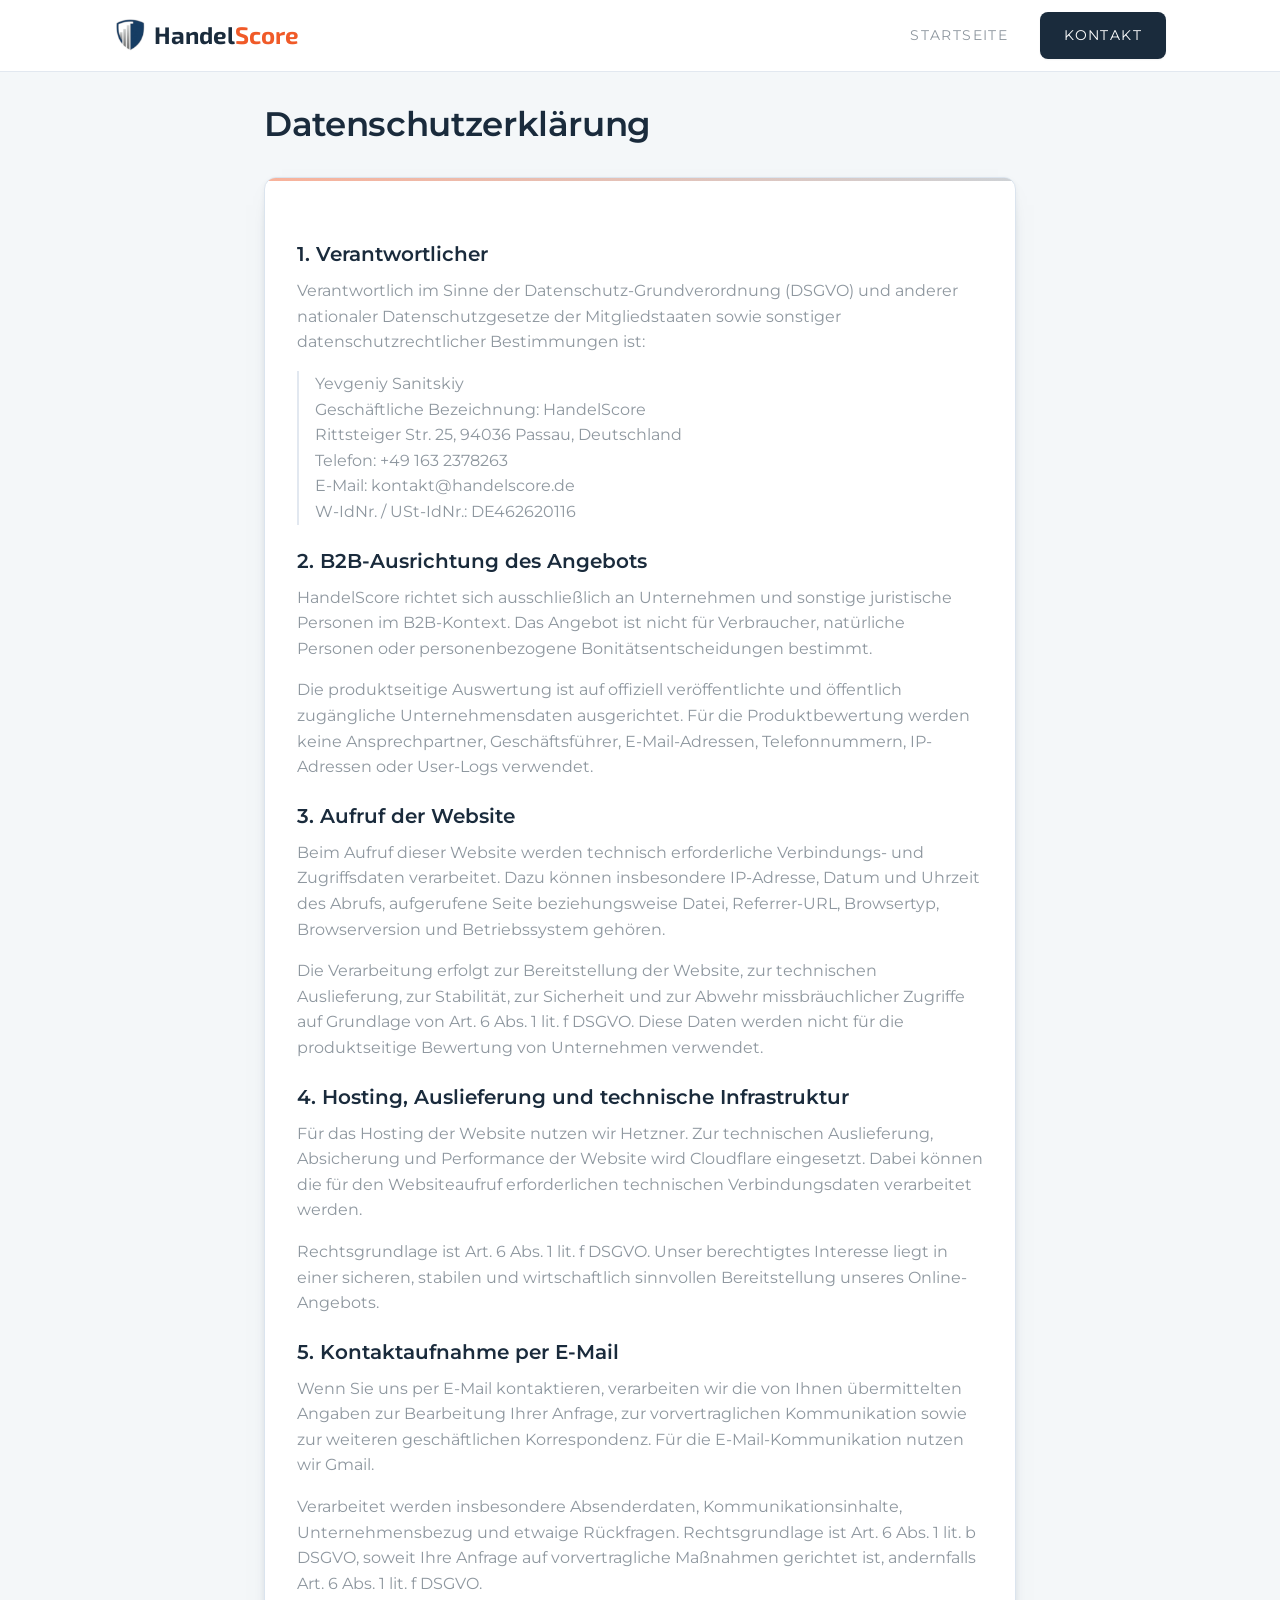
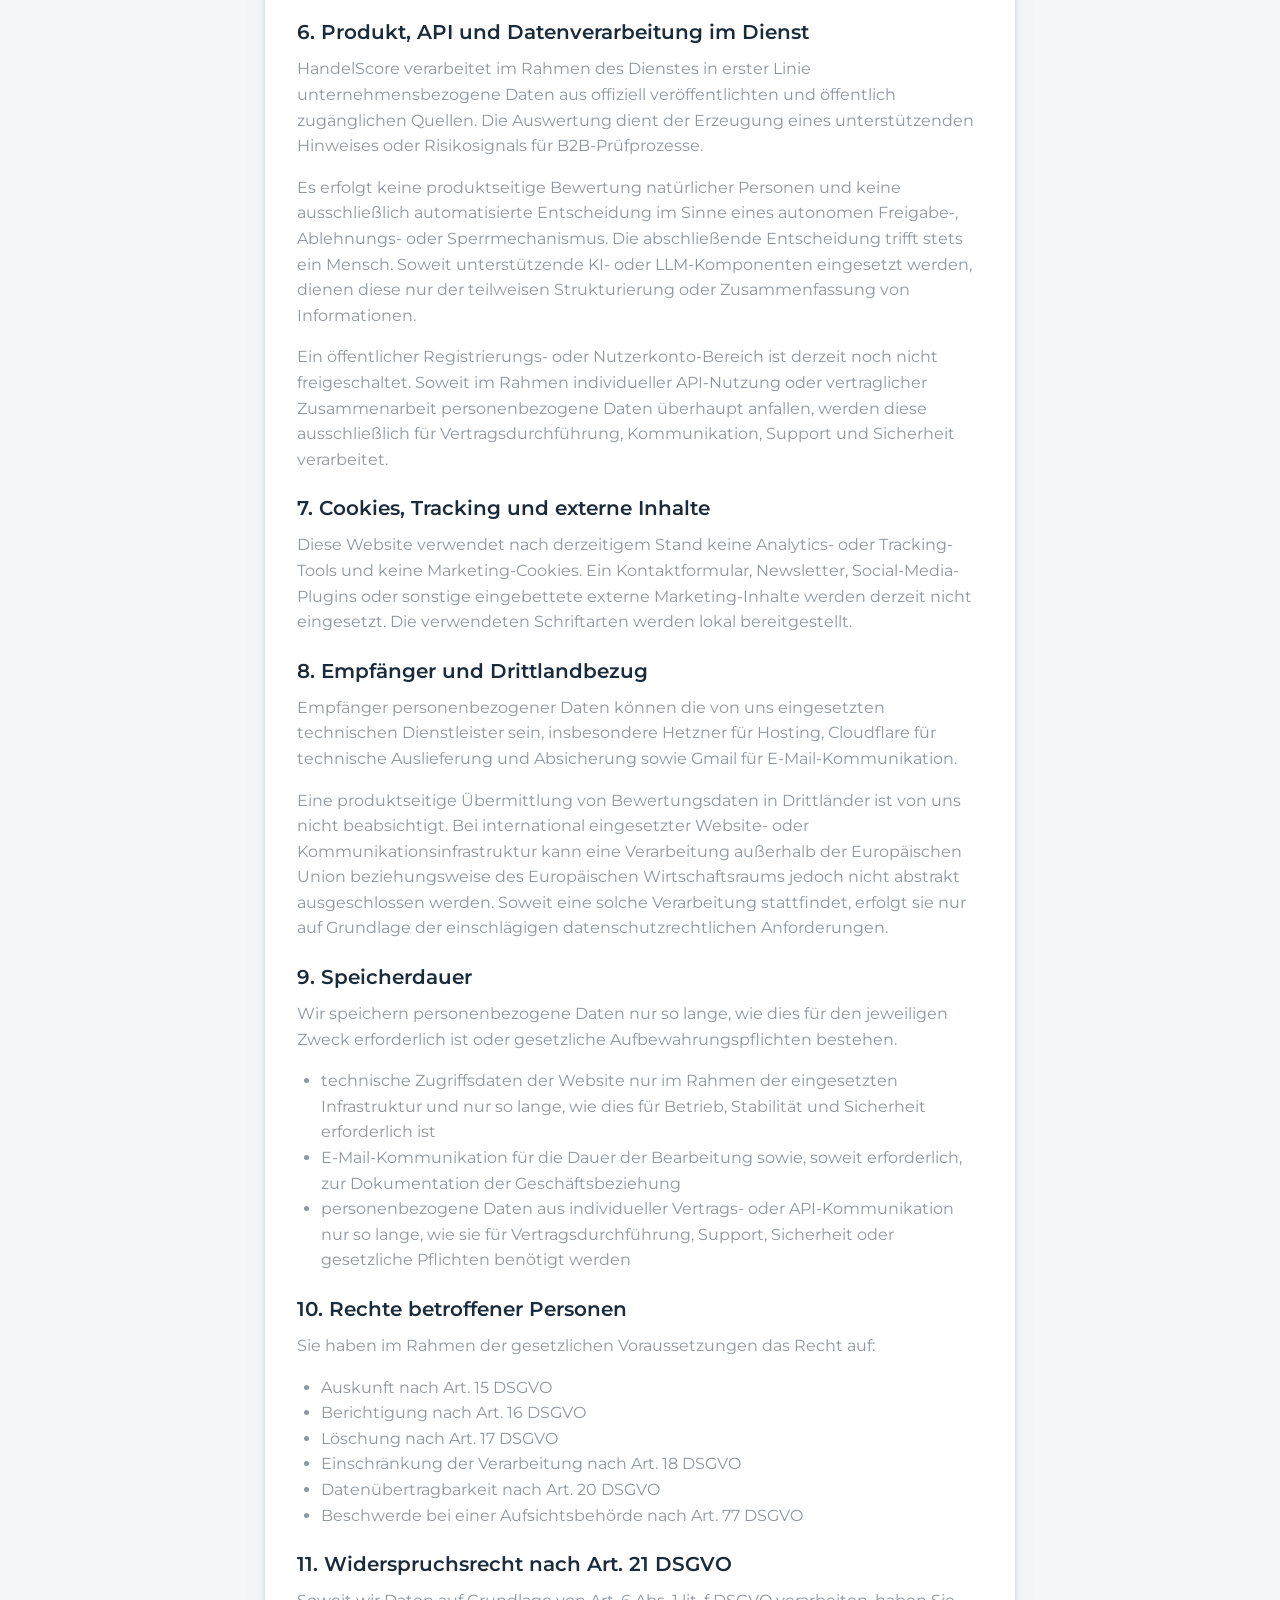
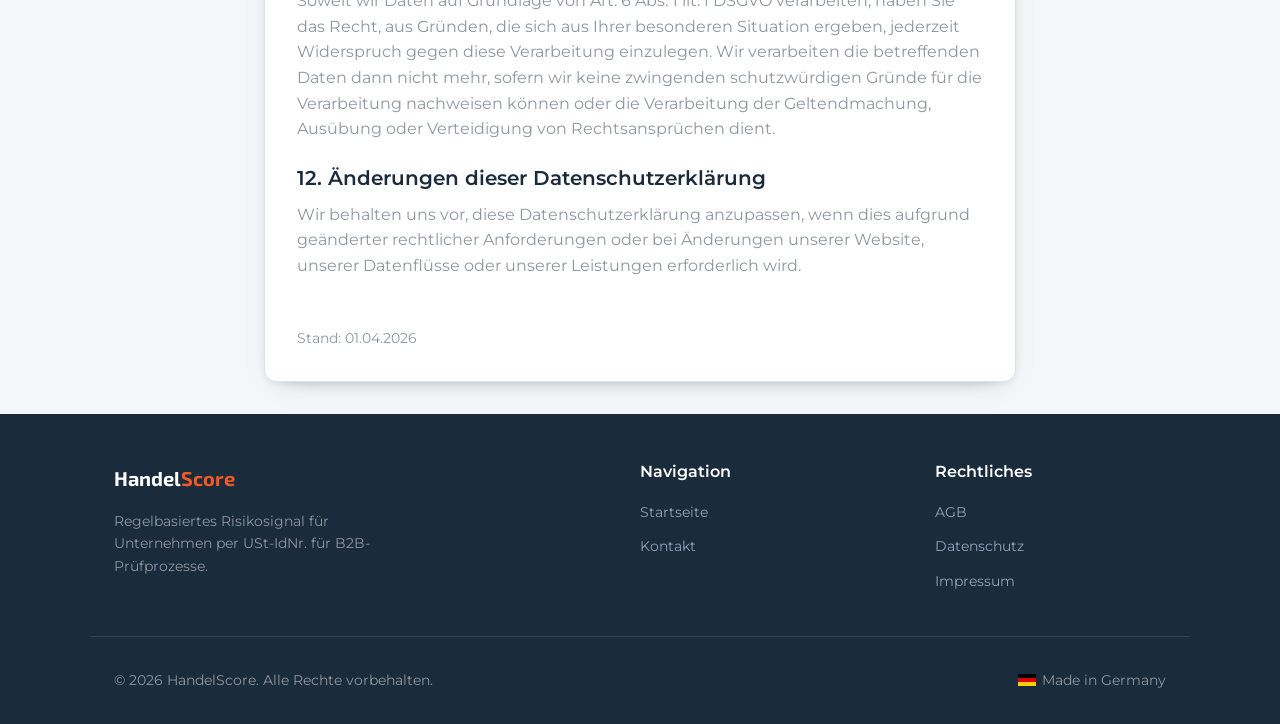
<file: datenschutz.html>
<!DOCTYPE html>
<html lang="de-DE">

<head>
    <meta charset="UTF-8">
    <meta name="viewport" content="width=device-width, initial-scale=1.0">
    <title>Datenschutzerklärung | HandelScore</title>
    <link rel="icon" href="favicon.ico" type="image/x-icon">
    <meta name="description" content="Datenschutzhinweise für die Website und den B2B-Dienst von HandelScore.">
    <meta name="robots" content="noindex, follow">
    <link rel="canonical" href="https://handelscore.de/datenschutz.html">
    <link rel="stylesheet" href="assets/styles.css">
</head>

<body data-page="legal">
    <div data-site-header></div>

    <main class="container section" style="max-width: 800px;">
        <h1 style="margin-bottom: 2rem; font-size: clamp(1.65rem, 1.9vw + 0.95rem, 2.15rem);">Datenschutzerklärung</h1>

        <div class="card" style="padding: 2rem; background: var(--bg-surface);">
            <h3 style="margin-top: 2rem;">1. Verantwortlicher</h3>
            <p>Verantwortlich im Sinne der Datenschutz-Grundverordnung (DSGVO) und anderer nationaler
                Datenschutzgesetze der Mitgliedstaaten sowie sonstiger datenschutzrechtlicher Bestimmungen ist:</p>
            <p
                style="margin-top: 0.5rem; border-left: 2px solid var(--border-color); padding-left: 1rem; color: var(--text-muted);">
                Yevgeniy Sanitskiy<br>
                Geschäftliche Bezeichnung: HandelScore<br>
                Rittsteiger Str. 25, 94036 Passau, Deutschland<br>
                Telefon: +49 163 2378263<br>
                E-Mail: kontakt@handelscore.de<br>
                W-IdNr. / USt-IdNr.: DE462620116
            </p>

            <h3 style="margin-top: 1.5rem;">2. B2B-Ausrichtung des Angebots</h3>
            <p>HandelScore richtet sich ausschließlich an Unternehmen und sonstige juristische Personen im
                B2B-Kontext. Das Angebot ist nicht für Verbraucher, natürliche Personen oder personenbezogene
                Bonitätsentscheidungen bestimmt.</p>
            <p>Die produktseitige Auswertung ist auf offiziell veröffentlichte und öffentlich zugängliche
                Unternehmensdaten ausgerichtet. Für die Produktbewertung werden keine Ansprechpartner,
                Geschäftsführer, E-Mail-Adressen, Telefonnummern, IP-Adressen oder User-Logs verwendet.</p>

            <h3 style="margin-top: 1.5rem;">3. Aufruf der Website</h3>
            <p>Beim Aufruf dieser Website werden technisch erforderliche Verbindungs- und Zugriffsdaten verarbeitet.
                Dazu können insbesondere IP-Adresse, Datum und Uhrzeit des Abrufs, aufgerufene Seite beziehungsweise
                Datei, Referrer-URL, Browsertyp, Browserversion und Betriebssystem gehören.</p>
            <p>Die Verarbeitung erfolgt zur Bereitstellung der Website, zur technischen Auslieferung, zur Stabilität,
                zur Sicherheit und zur Abwehr missbräuchlicher Zugriffe auf Grundlage von Art. 6 Abs. 1 lit. f DSGVO.
                Diese Daten werden nicht für die produktseitige Bewertung von Unternehmen verwendet.</p>

            <h3 style="margin-top: 1.5rem;">4. Hosting, Auslieferung und technische Infrastruktur</h3>
            <p>Für das Hosting der Website nutzen wir Hetzner. Zur technischen Auslieferung, Absicherung und
                Performance der Website wird Cloudflare eingesetzt. Dabei können die für den Websiteaufruf
                erforderlichen technischen Verbindungsdaten verarbeitet werden.</p>
            <p>Rechtsgrundlage ist Art. 6 Abs. 1 lit. f DSGVO. Unser berechtigtes Interesse liegt in einer sicheren,
                stabilen und wirtschaftlich sinnvollen Bereitstellung unseres Online-Angebots.</p>

            <h3 style="margin-top: 1.5rem;">5. Kontaktaufnahme per E-Mail</h3>
            <p>Wenn Sie uns per E-Mail kontaktieren, verarbeiten wir die von Ihnen übermittelten Angaben zur
                Bearbeitung Ihrer Anfrage, zur vorvertraglichen Kommunikation sowie zur weiteren geschäftlichen
                Korrespondenz. Für die E-Mail-Kommunikation nutzen wir Gmail.</p>
            <p>Verarbeitet werden insbesondere Absenderdaten, Kommunikationsinhalte, Unternehmensbezug und etwaige
                Rückfragen. Rechtsgrundlage ist Art. 6 Abs. 1 lit. b DSGVO, soweit Ihre Anfrage auf vorvertragliche
                Maßnahmen gerichtet ist, andernfalls Art. 6 Abs. 1 lit. f DSGVO.</p>

            <h3 style="margin-top: 1.5rem;">6. Produkt, API und Datenverarbeitung im Dienst</h3>
            <p>HandelScore verarbeitet im Rahmen des Dienstes in erster Linie unternehmensbezogene Daten aus offiziell
                veröffentlichten und öffentlich zugänglichen Quellen. Die Auswertung dient der Erzeugung eines
                unterstützenden Hinweises oder Risikosignals für B2B-Prüfprozesse.</p>
            <p>Es erfolgt keine produktseitige Bewertung natürlicher Personen und keine ausschließlich automatisierte
                Entscheidung im Sinne eines autonomen Freigabe-, Ablehnungs- oder Sperrmechanismus. Die abschließende
                Entscheidung trifft stets ein Mensch. Soweit unterstützende KI- oder LLM-Komponenten eingesetzt werden,
                dienen diese nur der teilweisen Strukturierung oder Zusammenfassung von Informationen.</p>
            <p>Ein öffentlicher Registrierungs- oder Nutzerkonto-Bereich ist derzeit noch nicht freigeschaltet. Soweit
                im Rahmen individueller API-Nutzung oder vertraglicher Zusammenarbeit personenbezogene Daten überhaupt
                anfallen, werden diese ausschließlich für Vertragsdurchführung, Kommunikation, Support und Sicherheit
                verarbeitet.</p>

            <h3 style="margin-top: 1.5rem;">7. Cookies, Tracking und externe Inhalte</h3>
            <p>Diese Website verwendet nach derzeitigem Stand keine Analytics- oder Tracking-Tools und keine
                Marketing-Cookies. Ein Kontaktformular, Newsletter, Social-Media-Plugins oder sonstige eingebettete
                externe Marketing-Inhalte werden derzeit nicht eingesetzt. Die verwendeten Schriftarten werden lokal
                bereitgestellt.</p>

            <h3 style="margin-top: 1.5rem;">8. Empfänger und Drittlandbezug</h3>
            <p>Empfänger personenbezogener Daten können die von uns eingesetzten technischen Dienstleister sein,
                insbesondere Hetzner für Hosting, Cloudflare für technische Auslieferung und Absicherung sowie Gmail
                für E-Mail-Kommunikation.</p>
            <p>Eine produktseitige Übermittlung von Bewertungsdaten in Drittländer ist von uns nicht beabsichtigt.
                Bei international eingesetzter Website- oder Kommunikationsinfrastruktur kann eine Verarbeitung
                außerhalb der Europäischen Union beziehungsweise des Europäischen Wirtschaftsraums jedoch nicht abstrakt
                ausgeschlossen werden. Soweit eine solche Verarbeitung stattfindet, erfolgt sie nur auf Grundlage der
                einschlägigen datenschutzrechtlichen Anforderungen.</p>

            <h3 style="margin-top: 1.5rem;">9. Speicherdauer</h3>
            <p>Wir speichern personenbezogene Daten nur so lange, wie dies für den jeweiligen Zweck erforderlich ist
                oder gesetzliche Aufbewahrungspflichten bestehen.</p>
            <ul style="list-style-type: disc; margin-left: 1.5rem; margin-top: 0.5rem; color: var(--text-muted);">
                <li>technische Zugriffsdaten der Website nur im Rahmen der eingesetzten Infrastruktur und nur so lange, wie dies für Betrieb, Stabilität und Sicherheit erforderlich ist</li>
                <li>E-Mail-Kommunikation für die Dauer der Bearbeitung sowie, soweit erforderlich, zur Dokumentation der Geschäftsbeziehung</li>
                <li>personenbezogene Daten aus individueller Vertrags- oder API-Kommunikation nur so lange, wie sie für Vertragsdurchführung, Support, Sicherheit oder gesetzliche Pflichten benötigt werden</li>
            </ul>

            <h3 style="margin-top: 1.5rem;">10. Rechte betroffener Personen</h3>
            <p>Sie haben im Rahmen der gesetzlichen Voraussetzungen das Recht auf:</p>
            <ul style="list-style-type: disc; margin-left: 1.5rem; margin-top: 0.5rem; color: var(--text-muted);">
                <li>Auskunft nach Art. 15 DSGVO</li>
                <li>Berichtigung nach Art. 16 DSGVO</li>
                <li>Löschung nach Art. 17 DSGVO</li>
                <li>Einschränkung der Verarbeitung nach Art. 18 DSGVO</li>
                <li>Datenübertragbarkeit nach Art. 20 DSGVO</li>
                <li>Beschwerde bei einer Aufsichtsbehörde nach Art. 77 DSGVO</li>
            </ul>

            <h3 style="margin-top: 1.5rem;">11. Widerspruchsrecht nach Art. 21 DSGVO</h3>
            <p>Soweit wir Daten auf Grundlage von Art. 6 Abs. 1 lit. f DSGVO verarbeiten, haben Sie das Recht, aus
                Gründen, die sich aus Ihrer besonderen Situation ergeben, jederzeit Widerspruch gegen diese
                Verarbeitung einzulegen. Wir verarbeiten die betreffenden Daten dann nicht mehr, sofern wir keine
                zwingenden schutzwürdigen Gründe für die Verarbeitung nachweisen können oder die Verarbeitung der
                Geltendmachung, Ausübung oder Verteidigung von Rechtsansprüchen dient.</p>

            <h3 style="margin-top: 1.5rem;">12. Änderungen dieser Datenschutzerklärung</h3>
            <p>Wir behalten uns vor, diese Datenschutzerklärung anzupassen, wenn dies aufgrund geänderter rechtlicher
                Anforderungen oder bei Änderungen unserer Website, unserer Datenflüsse oder unserer Leistungen
                erforderlich wird.</p>

            <p style="margin-top: 3rem; color: var(--text-muted); font-size: 0.875rem;">Stand: 01.04.2026</p>
        </div>
    </main>

    <div data-site-footer></div>
    <script src="assets/script.js" defer></script>
</body>

</html>
</file>
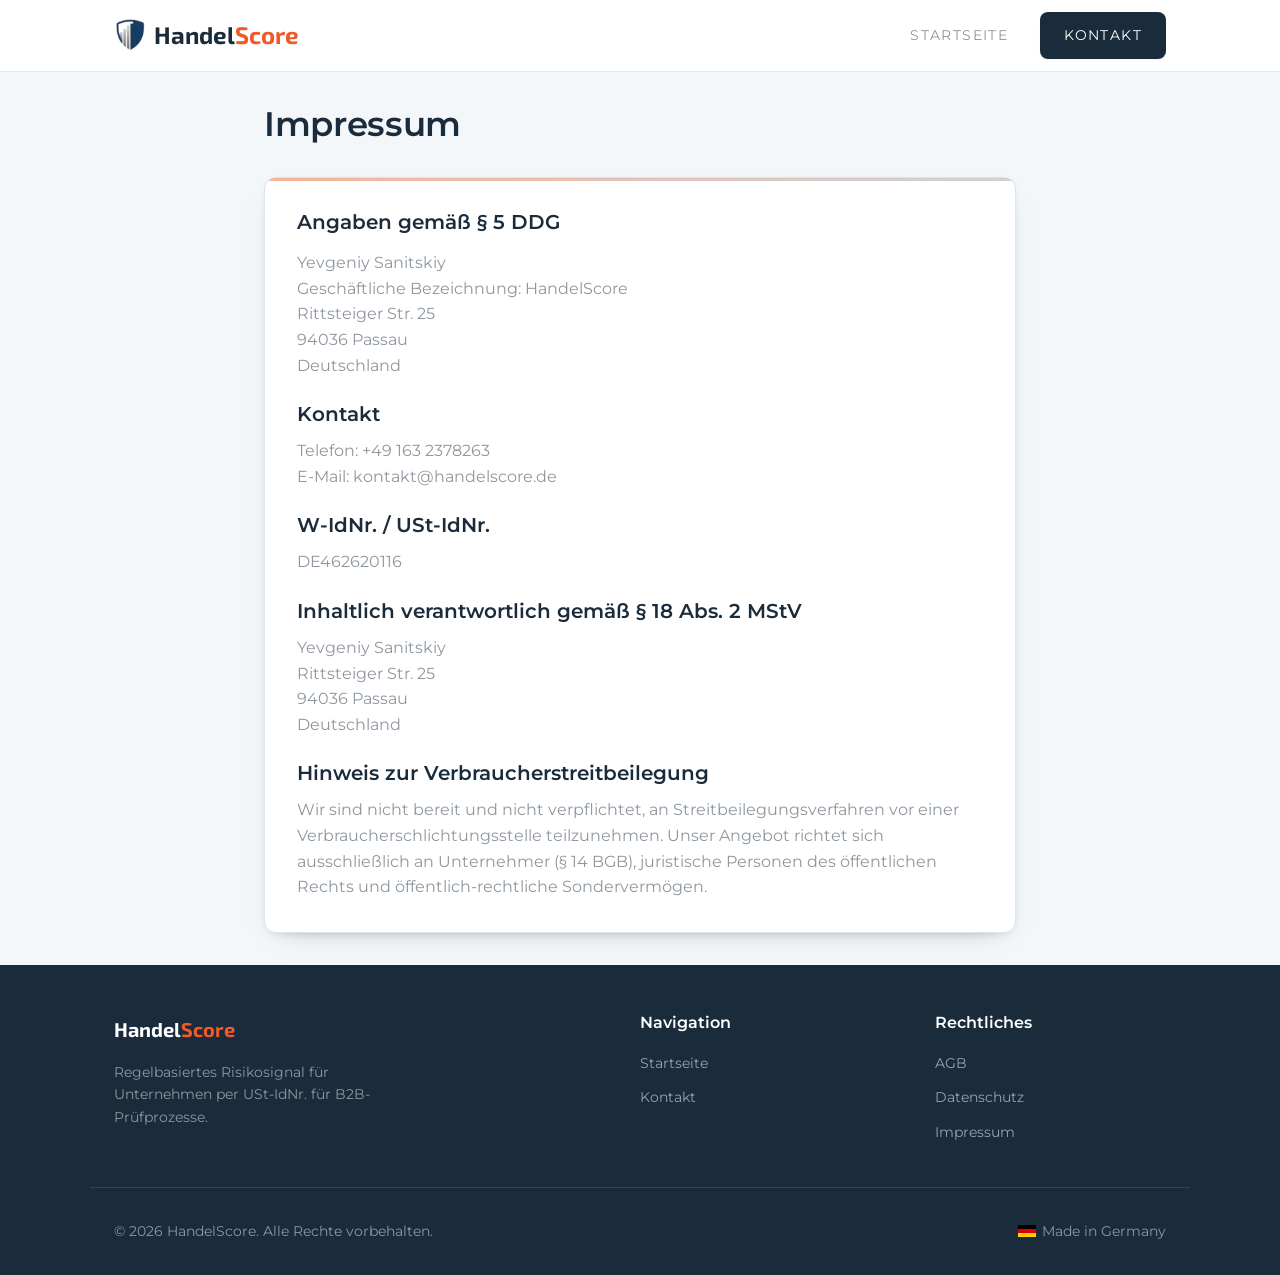
<file: impressum.html>
﻿<!DOCTYPE html>
<html lang="de-DE">

<head>
    <meta charset="UTF-8">
    <meta name="viewport" content="width=device-width, initial-scale=1.0">
    <title>Impressum | HandelScore</title>
    <link rel="icon" href="favicon.ico" type="image/x-icon">
    <meta name="description" content="Impressum und Anbieterkennzeichnung von HandelScore.">
    <meta name="robots" content="noindex, follow">
    <link rel="canonical" href="https://handelscore.de/impressum.html">
    <link rel="stylesheet" href="assets/styles.css">
</head>

<body data-page="legal">
    <div data-site-header></div>

    <main class="container section" style="max-width: 800px; padding-bottom: 2rem;">
        <h1 style="margin-bottom: 2rem; font-size: clamp(1.65rem, 1.9vw + 0.95rem, 2.15rem);">Impressum</h1>

        <div class="card" style="padding: 2rem; background: var(--bg-surface);">
            <h3>Angaben gemäß § 5 DDG</h3>
            <p style="margin-top: 1rem; color: var(--text-muted);">
                Yevgeniy Sanitskiy<br>
                Geschäftliche Bezeichnung: HandelScore<br>
                Rittsteiger Str. 25<br>
                94036 Passau<br>
                Deutschland
            </p>

            <h3 style="margin-top: 1.5rem;">Kontakt</h3>
            <p style="margin-top: 0.5rem; color: var(--text-muted);">
                Telefon: +49 163 2378263<br>
                E-Mail: kontakt@handelscore.de
            </p>

            <h3 style="margin-top: 1.5rem;">W-IdNr. / USt-IdNr.</h3>
            <p style="margin-top: 0.5rem; color: var(--text-muted);">
                DE462620116
            </p>

            <h3 style="margin-top: 1.5rem;">Inhaltlich verantwortlich gemäß § 18 Abs. 2 MStV</h3>
            <p style="margin-top: 0.5rem; color: var(--text-muted);">
                Yevgeniy Sanitskiy<br>
                Rittsteiger Str. 25<br>
                94036 Passau<br>
                Deutschland
            </p>

            <h3 style="margin-top: 1.5rem;">Hinweis zur Verbraucherstreitbeilegung</h3>
            <p style="margin-top: 0.5rem; color: var(--text-muted);">
                Wir sind nicht bereit und nicht verpflichtet, an Streitbeilegungsverfahren vor einer
                Verbraucherschlichtungsstelle teilzunehmen. Unser Angebot richtet sich ausschließlich an Unternehmer
                (§ 14 BGB), juristische Personen des öffentlichen Rechts und öffentlich-rechtliche Sondervermögen.
            </p>
        </div>
    </main>

    <div data-site-footer></div>
    <script src="assets/script.js" defer></script>
</body>

</html>
</file>
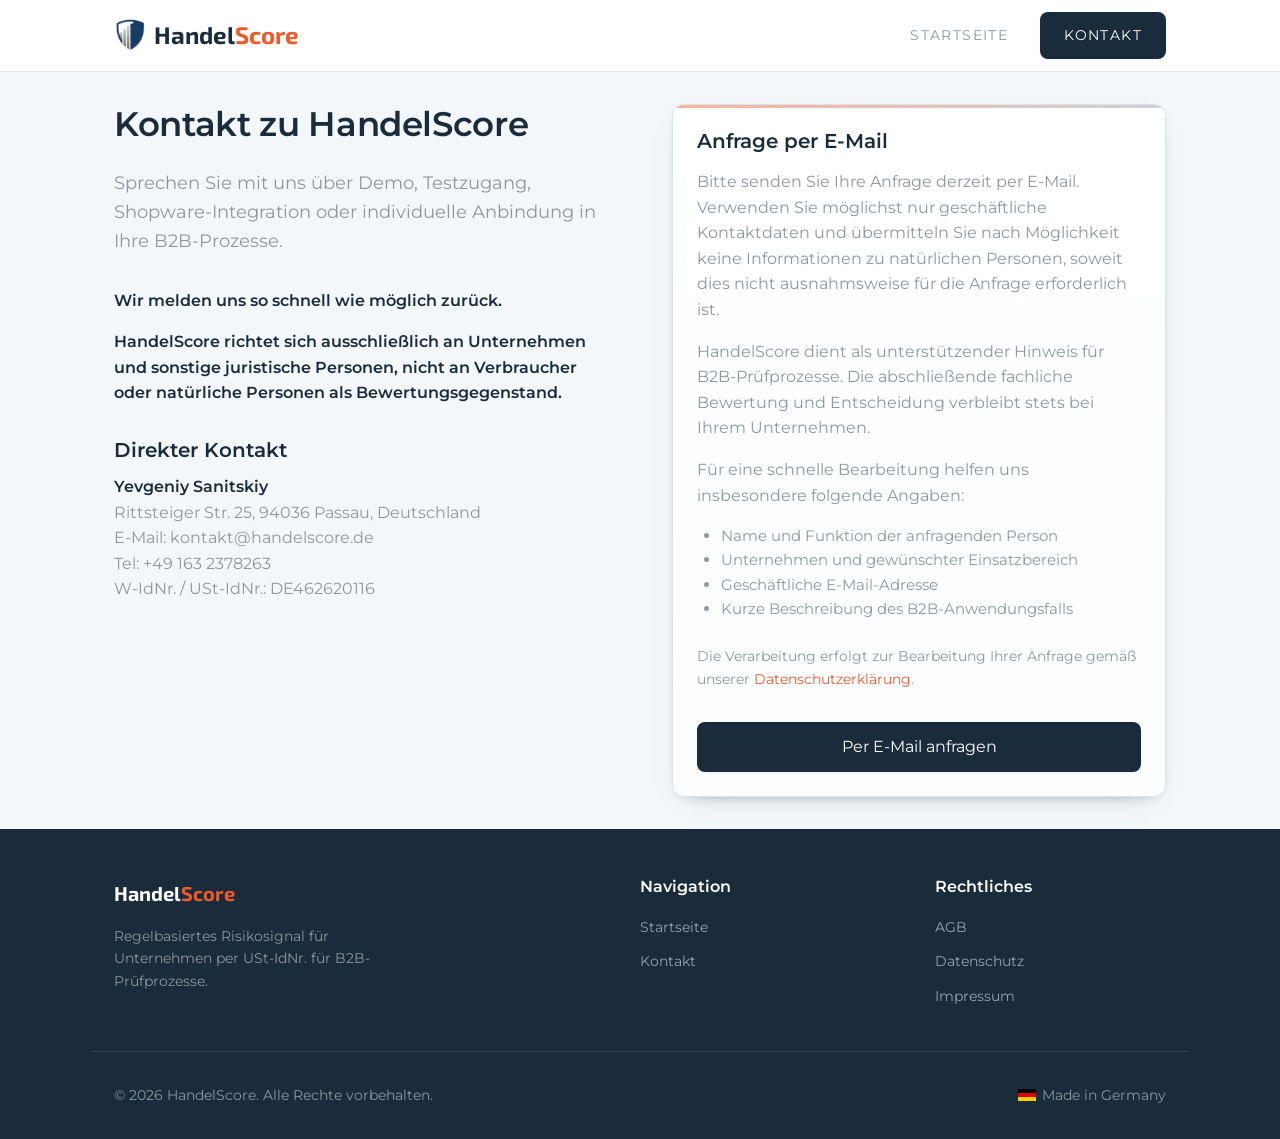
<file: kontakt.html>
﻿<!DOCTYPE html>
<html lang="de-DE">

<head>
    <meta charset="UTF-8">
    <meta name="viewport" content="width=device-width, initial-scale=1.0">
    <meta name="robots" content="index, follow, max-image-preview:large">
    <title>Kontakt und Demo | HandelScore</title>
    <link rel="icon" href="favicon.ico" type="image/x-icon">
    <meta name="description"
        content="Kontaktieren Sie HandelScore für Demo, Testzugang oder Fragen zur Integration in Shopware 6, ERP- und B2B-Freigabeprozesse.">
    <meta property="og:title" content="Kontakt und Demo | HandelScore">
    <meta property="og:description"
        content="Kontaktieren Sie HandelScore für Demo, Testzugang oder Fragen zur Integration in Shopware 6, ERP- und B2B-Freigabeprozesse.">
    <meta property="og:type" content="website">
    <meta property="og:url" content="https://handelscore.de/kontakt.html">
    <link rel="canonical" href="https://handelscore.de/kontakt.html">
    <link rel="stylesheet" href="assets/styles.css">
</head>

<body data-page="kontakt">
    <div data-site-header></div>

    <main class="container section">
        <div class="grid-2 contact-grid">
            <div>
                <h1 style="margin-bottom: 1.5rem; font-size: clamp(1.65rem, 1.9vw + 0.95rem, 2.15rem);">Kontakt zu HandelScore</h1>
                <p style="font-size: 1.125rem; margin-bottom: 2rem;">Sprechen Sie mit uns über Demo, Testzugang,
                    Shopware-Integration oder individuelle Anbindung in Ihre B2B-Prozesse.</p>
                <p><strong>Wir melden uns so schnell wie möglich zurück.</strong></p>
                <p><strong>HandelScore richtet sich ausschließlich an Unternehmen und sonstige juristische Personen, nicht an Verbraucher oder natürliche Personen als Bewertungsgegenstand.</strong></p>

                <h3 style="margin-top: 2rem;">Direkter Kontakt</h3>
                <p>
                    <strong>Yevgeniy Sanitskiy</strong><br>
                    Rittsteiger Str. 25, 94036 Passau, Deutschland<br>
                    E-Mail: kontakt@handelscore.de<br>
                    Tel: +49 163 2378263<br>
                    W-IdNr. / USt-IdNr.: DE462620116
                </p>
            </div>

            <div class="card">
                <h3 style="margin-bottom: 1rem;">Anfrage per E-Mail</h3>
                <p>Bitte senden Sie Ihre Anfrage derzeit per E-Mail. Verwenden Sie möglichst nur geschäftliche
                    Kontaktdaten und übermitteln Sie nach Möglichkeit keine Informationen zu natürlichen Personen,
                    soweit dies nicht ausnahmsweise für die Anfrage erforderlich ist.</p>
                <p>HandelScore dient als unterstützender Hinweis für B2B-Prüfprozesse. Die abschließende fachliche
                    Bewertung und Entscheidung verbleibt stets bei Ihrem Unternehmen.</p>
                <p>Für eine schnelle Bearbeitung helfen uns insbesondere folgende Angaben:</p>
                <ul style="list-style-type: disc; margin-left: 1.5rem; color: var(--text-muted); font-size: 0.95rem;">
                    <li>Name und Funktion der anfragenden Person</li>
                    <li>Unternehmen und gewünschter Einsatzbereich</li>
                    <li>Geschäftliche E-Mail-Adresse</li>
                    <li>Kurze Beschreibung des B2B-Anwendungsfalls</li>
                </ul>
                <p style="font-size: 0.875rem; margin-top: 1.5rem;">
                    Die Verarbeitung erfolgt zur Bearbeitung Ihrer Anfrage gemäß unserer
                    <a href="/datenschutz.html">Datenschutzerklärung</a>.
                </p>
                <a href="mailto:kontakt@handelscore.de?subject=HandelScore%20Anfrage" class="btn btn-primary"
                    style="width: 100%; margin-top: 1rem;">Per E-Mail anfragen</a>
            </div>
        </div>
    </main>

    <div data-site-footer></div>
    <script src="assets/script.js" defer></script>
</body>

</html>
</file>
<file: assets/styles.css>
@font-face {
  font-family: 'Exo 2';
  font-style: normal;
  font-weight: 700;
  font-display: swap;
  src: url('fonts/exo-2-700-latin.woff2') format('woff2');
}

@font-face {
  font-family: 'Montserrat';
  font-style: normal;
  font-weight: 400;
  font-display: swap;
  src: url('fonts/montserrat-latin.woff2') format('woff2');
}

@font-face {
  font-family: 'Montserrat';
  font-style: normal;
  font-weight: 600;
  font-display: swap;
  src: url('fonts/montserrat-latin.woff2') format('woff2');
}

:root {
  /* Brand Colors */
  --bg-page: #f4f7f9;
  --bg-surface: #ffffff;
  --text-main: #1a2b3c;
  --text-muted: #8e979f;

  --primary-color: #1a2b3c;
  --primary-light: #2c445e;

  --accent-color: #f05a28;
  --accent-hover: #d94b1e;

  --border-color: #e2e8f0;

  /* Status Colors */
  --color-green: #10b981;
  --color-yellow: #f59e0b;
  --color-red: #ef4444;
  --color-gray: #94a3b8;

  /* Typography */
  --font-heading: 'Exo 2', system-ui, sans-serif;
  --font-sans: 'Montserrat', system-ui, -apple-system, sans-serif;
  --font-mono: ui-monospace, SFMono-Regular, Menlo, Monaco, Consolas, "Liberation Mono", "Courier New", monospace;

  --max-w-container: 1100px;
  --radius-sm: 6px;
  --radius-md: 8px;
  --radius-lg: 12px;
  --card-padding: 1.5rem;
  --card-padding-mobile: 1.25rem;
  --shadow-sm: 0 1px 2px 0 rgb(0 0 0 / 0.05);
  --shadow-md: 0 4px 6px -1px rgb(0 0 0 / 0.1), 0 2px 4px -2px rgb(0 0 0 / 0.1);
  --shadow-lg: 0 10px 15px -3px rgb(0 0 0 / 0.1), 0 4px 6px -4px rgb(0 0 0 / 0.1);
  --header-height: 72px;
}

/* Base resets & Typography */
* {
  box-sizing: border-box;
  margin: 0;
  padding: 0;
}

body {
  font-family: var(--font-sans);
  font-weight: 400;
  background-color: var(--bg-page);
  color: var(--text-main);
  line-height: 1.6;
  -webkit-font-smoothing: antialiased;
  -moz-osx-font-smoothing: grayscale;
  min-height: 100vh;
  display: flex;
  flex-direction: column;
}

body.lightbox-open {
  overflow: hidden;
}

body > main {
  flex: 1 0 auto;
}

a {
  color: var(--accent-color);
  text-decoration: none;
  transition: color 0.2s;
}

a:hover {
  color: var(--accent-hover);
}

ul {
  list-style: none;
}

img {
  max-width: 100%;
  height: auto;
  display: block;
}

h1,
h2,
h3,
h4 {
  color: var(--primary-color);
  font-weight: 700;
  line-height: 1.2;
  margin-bottom: 1rem;
}

h1 {
  font-size: clamp(2.25rem, 4vw + 1rem, 3.5rem);
  letter-spacing: -0.01em;
}

h2 {
  font-size: clamp(1.75rem, 3vw + 0.5rem, 2.5rem);
  letter-spacing: -0.01em;
  margin-bottom: 2rem;
}

h3 {
  font-size: 1.25rem;
  letter-spacing: 0;
  margin-bottom: 0.75rem;
}

p {
  margin-bottom: 1rem;
  color: var(--text-muted);
}

p:last-child {
  margin-bottom: 0;
}

strong {
  color: var(--text-main);
  font-weight: 600;
}

code {
  display: inline-block;
  padding: 0.12rem 0.42rem;
  border: 1px solid rgba(26, 43, 60, 0.12);
  border-radius: var(--radius-sm);
  background: rgba(26, 43, 60, 0.06);
  color: var(--primary-color);
  font-family: var(--font-mono);
  font-size: 0.92em;
  font-weight: 600;
  line-height: 1.2;
}

/* Layout Utilities */
.container {
  width: 100%;
  max-width: var(--max-w-container);
  margin: 0 auto;
  padding-left: 1.5rem;
  padding-right: 1.5rem;
}

.section {
  padding-top: 2rem;
  padding-bottom: 2rem;
}

.section-alt {
  background-color: var(--bg-surface);
  border-top: 1px solid var(--border-color);
  border-bottom: 1px solid var(--border-color);
}

.text-center {
  text-align: center;
}

/* Header & Nav */
.header {
  height: var(--header-height);
  background-color: var(--bg-surface);
  border-bottom: 1px solid var(--border-color);
  position: sticky;
  top: 0;
  z-index: 100;
  display: flex;
  align-items: center;
}

.nav-container {
  display: flex;
  justify-content: space-between;
  align-items: center;
  width: 100%;
}

.logo {
  display: flex;
  align-items: center;
  gap: 0.5rem;
  font-family: var(--font-heading);
  font-weight: 700;
  font-size: 1.5rem;
  color: var(--primary-color);
}

.logo img {
  height: 32px;
  width: auto;
}

.brand-accent {
  color: var(--accent-color);
}

.logo:hover,
.logo:focus-visible {
  color: var(--primary-color);
}

.logo:hover .brand-accent,
.logo:focus-visible .brand-accent {
  color: var(--accent-color);
}

.nav-links {
  display: flex;
  gap: 2rem;
  align-items: center;
}

.nav-links a {
  color: var(--text-muted);
  font-weight: 400;
  text-transform: uppercase;
  letter-spacing: 0.1em;
  font-size: 0.875rem;
}

.nav-links a:hover,
.nav-links a.active {
  color: var(--primary-color);
}

.mobile-menu-btn {
  display: none;
  background: none;
  border: none;
  cursor: pointer;
  padding: 0.5rem;
  z-index: 101;
}

.mobile-menu-btn .bar {
  display: block;
  width: 25px;
  height: 3px;
  margin: 5px auto;
  transition: all 0.3s ease-in-out;
  background-color: var(--primary-color);
}

/* Buttons */
.btn {
  display: inline-flex;
  align-items: center;
  justify-content: center;
  padding: 0.75rem 1.5rem;
  font-weight: 500;
  border-radius: var(--radius-md);
  transition: all 0.2s ease;
  cursor: pointer;
  border: none;
  font-size: 1rem;
}

.btn-primary {
  background-color: var(--primary-color);
  color: #ffffff !important;
  box-shadow: var(--shadow-sm);
}

.btn-primary:hover {
  background-color: var(--primary-light);
  transform: translateY(-1px);
  box-shadow: var(--shadow-md);
}

.btn-outline {
  background-color: transparent;
  color: var(--primary-color) !important;
  border: 1px solid var(--border-color);
}

.btn-outline:hover {
  background-color: var(--bg-page);
  border-color: var(--text-muted);
}

.btn-group {
  display: flex;
  gap: 1rem;
  flex-wrap: wrap;
}

/* Hero Section */
.hero {
  padding-top: 50px;
  padding-bottom: 50px;
  display: grid;
  grid-template-columns: 1fr 1fr;
  gap: 4rem;
  align-items: center;
}

.hero-content p.subtitle {
  font-size: 1.25rem;
  color: var(--text-muted);
  margin-bottom: 2rem;
  max-width: 500px;
  font-weight: 500;
}

.hero-eyebrow {
  display: inline-flex;
  align-items: center;
  gap: 0.5rem;
  margin-bottom: 1rem;
  padding: 0.4rem 0.8rem;
  border: 1px solid rgba(240, 90, 40, 0.22);
  border-radius: 999px;
  background: rgba(240, 90, 40, 0.08);
  color: var(--accent-color);
  font-size: 0.8rem;
  font-weight: 600;
  letter-spacing: 0.08em;
  text-transform: uppercase;
}

.hero-content h1 {
  font-size: clamp(1.85rem, 3.1vw + 0.85rem, 2.75rem);
}

.hero-points,
.trust-points {
  display: flex;
  flex-wrap: wrap;
  gap: 0.75rem;
}

.hero-points {
  margin-bottom: 2rem;
}

.hero-point {
  display: inline-flex;
  align-items: center;
  padding: 0.45rem 0.75rem;
  border: 1px solid var(--border-color);
  border-radius: 999px;
  background: rgba(255, 255, 255, 0.72);
  color: var(--primary-color);
  font-size: 0.85rem;
  font-weight: 600;
}

.hero-visual {
  background: var(--bg-surface);
  border: 1px solid var(--border-color);
  border-radius: var(--radius-lg);
  padding: var(--card-padding);
  box-shadow: var(--shadow-md);
  position: relative;
  overflow: hidden;
}

.shopware-logo {
  width: 400px;
  height: auto;
  display: block;
  margin: 0 auto 1rem auto;
}

.shopware-plugin-text {
  margin: 0;
  font-size: 0.95rem;
  line-height: 1.4;
  color: var(--text-main);
  text-align: center;
  max-width: 460px;
  margin-left: auto;
  margin-right: auto;
}

.trust-points {
  justify-content: center;
  margin-top: 1.25rem;
}

/* Mock Graphics inside Hero */
.hero-graphic-row {
  display: flex;
  align-items: center;
  gap: 1rem;
  margin-bottom: 1rem;
  padding-bottom: 1rem;
  border-bottom: 1px solid var(--border-color);
}

.hero-graphic-row:last-child {
  margin-bottom: 0;
  padding-bottom: 0;
  border-bottom: none;
}

.badge {
  display: inline-flex;
  align-items: center;
  padding: 0.25rem 0.5rem;
  border-radius: var(--radius-sm);
  font-size: 0.75rem;
  font-weight: 600;
  text-transform: uppercase;
  letter-spacing: 0.05em;
}

.badge-green {
  background-color: rgba(16, 185, 129, 0.1);
  color: var(--color-green);
  white-space: nowrap;
}

.badge-yellow {
  background-color: rgba(245, 158, 11, 0.1);
  color: var(--color-yellow);
  white-space: nowrap;
}

.badge-red {
  background-color: rgba(239, 68, 68, 0.1);
  color: var(--color-red);
  white-space: nowrap;
}

.badge-gray {
  background-color: rgba(148, 163, 184, 0.14);
  color: var(--color-gray);
  white-space: nowrap;
}

/* Cards & Grids */
.grid-3 {
  display: grid;
  grid-template-columns: repeat(3, 1fr);
  gap: 2rem;
}

.grid-2 {
  display: grid;
  grid-template-columns: repeat(2, 1fr);
  gap: 2rem;
}

.pain-grid .card {
  min-height: 100%;
}

.note-card {
  max-width: 860px;
  margin: 0 auto;
  background: linear-gradient(180deg, rgba(26, 43, 60, 0.04) 0%, rgba(255, 255, 255, 0.96) 100%);
  border-color: #cfd9e4;
}

.note-card h2 {
  margin-bottom: 1rem;
  font-size: clamp(1.35rem, 1.6vw + 0.9rem, 1.9rem);
}

.note-card p {
  color: var(--text-main);
}

.contact-grid {
  gap: 4rem;
}

.card {
  position: relative;
  overflow: hidden;
  background: linear-gradient(180deg, #ffffff 0%, #fbfdff 100%);
  border: 1px solid #dbe4ee;
  border-radius: var(--radius-lg);
  padding: var(--card-padding);
  box-shadow: 0 10px 24px -18px rgb(26 43 60 / 55%), 0 2px 8px -4px rgb(26 43 60 / 18%);
  transition: box-shadow 0.25s ease, border-color 0.25s ease, background 0.25s ease;
}

.card::before {
  content: "";
  position: absolute;
  top: 0;
  left: 0;
  right: 0;
  height: 3px;
  background: linear-gradient(90deg, rgba(240, 90, 40, 0.55), rgba(26, 43, 60, 0.25));
  opacity: 0.85;
}

.card:hover {
  border-color: #c7d4e2;
  box-shadow: 0 14px 30px -20px rgb(26 43 60 / 60%), 0 4px 10px -6px rgb(26 43 60 / 22%);
}

/* How it works */
.steps {
  display: flex;
  flex-direction: column;
  gap: 1.5rem;
  position: relative;
}

.step {
  display: flex;
  gap: 1.5rem;
  align-items: flex-start;
}

.step-number {
  flex-shrink: 0;
  width: 2.5rem;
  height: 2.5rem;
  border-radius: 50%;
  background: var(--primary-color);
  color: white;
  display: flex;
  align-items: center;
  justify-content: center;
  font-weight: 600;
  font-size: 1rem;
}

.process-infographic {
  background:
    radial-gradient(circle at top right, rgba(240, 90, 40, 0.12), transparent 34%),
    linear-gradient(180deg, #f7fafc 0%, #eef3f8 100%);
  border-color: #d5e0eb;
}

.process-flow-header {
  margin-bottom: 1.5rem;
}

.process-flow-header .hero-eyebrow {
  margin-bottom: 0.85rem;
}

.process-flow-header h3 {
  margin-bottom: 0.65rem;
}

.process-flow-header p {
  margin-bottom: 0;
  color: var(--text-main);
}

.process-flow {
  display: flex;
  flex-direction: column;
  gap: 0.75rem;
}

.process-node {
  display: grid;
  grid-template-columns: auto 1fr;
  gap: 1rem;
  align-items: center;
  padding: var(--card-padding);
  border: 1px solid #dbe4ee;
  border-radius: var(--radius-md);
  background: rgba(255, 255, 255, 0.9);
  box-shadow: 0 8px 18px -16px rgb(26 43 60 / 45%);
}

.process-icon {
  width: 3rem;
  height: 3rem;
  border-radius: 0.95rem;
  background: rgba(240, 90, 40, 0.12);
  color: var(--accent-color);
  display: flex;
  align-items: center;
  justify-content: center;
  flex-shrink: 0;
}

.process-icon svg {
  width: 1.45rem;
  height: 1.45rem;
  fill: none;
  stroke: currentColor;
  stroke-width: 1.8;
  stroke-linecap: round;
  stroke-linejoin: round;
}

.process-copy strong {
  display: block;
  margin-bottom: 0.2rem;
  color: var(--primary-color);
}

.process-copy span {
  display: block;
  color: var(--text-muted);
  font-size: 0.92rem;
  line-height: 1.5;
}

.process-connector {
  position: relative;
  height: 1.25rem;
}

.process-connector::before {
  content: "";
  position: absolute;
  left: 50%;
  top: 0;
  bottom: 0.25rem;
  border-left: 1px dashed rgba(26, 43, 60, 0.28);
  transform: translateX(-50%);
}

.process-connector::after {
  content: "";
  position: absolute;
  left: 50%;
  bottom: 0.05rem;
  width: 0.55rem;
  height: 0.55rem;
  border-right: 2px solid var(--accent-color);
  border-bottom: 2px solid var(--accent-color);
  transform: translateX(-50%) rotate(45deg);
}

/* Code Blocks */
.code-block {
  background: #1e293b;
  color: #f8fafc;
  padding: 1.5rem;
  border-radius: var(--radius-md);
  font-family: var(--font-mono);
  font-size: 0.875rem;
  overflow-x: auto;
  line-height: 1.5;
}

.code-block code {
  display: inline;
  padding: 0;
  border: none;
  border-radius: 0;
  background: transparent;
  color: inherit;
  white-space: pre;
}

/* Score Table */
.score-table-wrap {
  overflow-x: auto;
  border: 1px solid #dbe4ee;
  border-radius: var(--radius-lg);
  background: linear-gradient(180deg, #ffffff 0%, #fbfdff 100%);
  box-shadow: 0 10px 24px -18px rgb(26 43 60 / 55%), 0 2px 8px -4px rgb(26 43 60 / 18%);
}

.score-table {
  width: 100%;
  border-collapse: collapse;
  min-width: 720px;
}

.score-table thead th {
  background: var(--primary-color);
  color: white;
  text-align: left;
  padding: 1rem 1.25rem;
  font-size: 0.95rem;
  font-weight: 600;
}

.score-table tbody td {
  padding: 1rem 1.25rem;
  border-bottom: 1px solid var(--border-color);
  vertical-align: middle;
}

.score-table tbody tr:last-child td {
  border-bottom: none;
}

.score-table tbody tr:nth-child(even) {
  background: rgba(244, 247, 249, 0.55);
}

.score-support-card {
  max-width: 760px;
  margin: 0 auto;
}

.pricing-grid {
  align-items: stretch;
}

.screenshot-gallery {
  display: grid;
  grid-template-columns: repeat(3, minmax(0, 1fr));
  gap: 1.5rem;
}

.screenshot-card {
  display: block;
  color: inherit;
  cursor: zoom-in;
}

.screenshot-card:hover,
.screenshot-card:focus-visible {
  color: inherit;
}

.screenshot-card figure {
  height: 100%;
  background: linear-gradient(180deg, #ffffff 0%, #fbfdff 100%);
  border: 1px solid #dbe4ee;
  border-radius: var(--radius-lg);
  overflow: hidden;
  box-shadow: 0 10px 24px -18px rgb(26 43 60 / 55%), 0 2px 8px -4px rgb(26 43 60 / 18%);
  transition: transform 0.2s ease, box-shadow 0.2s ease, border-color 0.2s ease;
}

.screenshot-card:hover figure,
.screenshot-card:focus-visible figure {
  transform: translateY(-3px);
  border-color: #c7d4e2;
  box-shadow: 0 14px 30px -20px rgb(26 43 60 / 60%), 0 4px 10px -6px rgb(26 43 60 / 22%);
}

.screenshot-thumb {
  width: 100%;
  aspect-ratio: 4 / 3;
  object-fit: cover;
  object-position: top center;
  border-bottom: 1px solid var(--border-color);
  background: #eef2f7;
}

.screenshot-card figcaption {
  display: flex;
  flex-direction: column;
  gap: 0.35rem;
  padding: var(--card-padding);
}

.screenshot-card figcaption strong {
  color: var(--primary-color);
}

.screenshot-card figcaption span {
  color: var(--text-muted);
  font-size: 0.92rem;
  line-height: 1.5;
}

.lightbox-overlay {
  position: fixed;
  inset: 0;
  display: none;
  align-items: center;
  justify-content: center;
  padding: 0.75rem;
  background: rgba(15, 23, 42, 0.78);
  backdrop-filter: blur(6px);
  z-index: 1000;
}

.lightbox-overlay.is-open {
  display: flex;
}

.lightbox-dialog {
  position: relative;
  width: auto;
  max-width: calc(100vw - 1.5rem);
  max-height: calc(100vh - 1.5rem);
  background: transparent;
  border-radius: 0;
  overflow: hidden;
  box-shadow: none;
}

.lightbox-close {
  position: absolute;
  top: 0.85rem;
  right: 0.85rem;
  width: 2.5rem;
  height: 2.5rem;
  border: none;
  border-radius: 999px;
  background: rgba(26, 43, 60, 0.9);
  color: #ffffff;
  font-size: 1.5rem;
  line-height: 1;
  cursor: pointer;
  z-index: 1;
}

.lightbox-close:hover,
.lightbox-close:focus-visible {
  background: var(--accent-color);
}

.lightbox-figure {
  position: relative;
  margin: 0;
}

.lightbox-image {
  display: block;
  width: auto;
  max-width: calc(100vw - 1.5rem);
  max-height: calc(100vh - 1.5rem);
  object-fit: contain;
  background: transparent;
  border-radius: var(--radius-md);
}

.lightbox-caption {
  position: absolute;
  left: 0;
  right: 0;
  bottom: 0;
  padding: 1rem 1.25rem 1.1rem;
  color: #ffffff;
  background: linear-gradient(180deg, rgba(15, 23, 42, 0) 0%, rgba(15, 23, 42, 0.82) 100%);
  text-shadow: 0 1px 3px rgba(0, 0, 0, 0.45);
}

.price-card {
  display: flex;
  flex-direction: column;
}

.price-value {
  margin-bottom: 0.75rem;
  font-family: var(--font-heading);
  font-size: clamp(2rem, 2vw + 1.2rem, 2.75rem);
  line-height: 1.1;
  color: var(--primary-color);
}

.price-value span {
  font-family: var(--font-sans);
  font-size: 1rem;
  font-weight: 600;
  color: var(--text-muted);
}

.price-meta {
  color: var(--text-main);
  font-weight: 600;
}

.price-note {
  font-size: 0.9rem;
}

.price-card .btn {
  margin-top: auto;
}

/* Contact Form */
.form-group {
  margin-bottom: 1.5rem;
}

.form-label {
  display: block;
  margin-bottom: 0.5rem;
  font-weight: 500;
  color: var(--primary-color);
}

.form-control {
  width: 100%;
  padding: 0.75rem 1rem;
  border: 1px solid var(--border-color);
  border-radius: var(--radius-md);
  background: var(--bg-page);
  font-family: inherit;
  color: var(--text-main);
  transition: border-color 0.2s, box-shadow 0.2s;
}

.form-control:focus {
  outline: none;
  border-color: var(--accent-color);
  box-shadow: 0 0 0 3px rgba(37, 99, 235, 0.1);
}

textarea.form-control {
  min-height: 120px;
  resize: vertical;
}

/* Footer */
.footer {
  background-color: var(--primary-color);
  color: var(--text-muted);
  padding: 3rem 0 2rem;
  font-size: 0.875rem;
  margin-top: auto;
}

.footer p {
  color: inherit;
}

.footer-tagline {
  max-width: 300px;
}

.footer-grid {
  display: grid;
  grid-template-columns: 2fr 1fr 1fr;
  gap: 4rem;
  margin-bottom: 2rem;
}

.footer-logo {
  font-family: var(--font-heading);
  font-size: 1.25rem;
  font-weight: 700;
  color: white;
  display: flex;
  align-items: center;
  gap: 0.5rem;
  margin-bottom: 1rem;
}

.footer-logo:hover,
.footer-logo:focus-visible {
  color: white;
}

.footer-logo:hover .brand-accent,
.footer-logo:focus-visible .brand-accent {
  color: var(--accent-color);
}

/* Basic invert for light logos */
.footer h4 {
  color: white;
  margin-bottom: 1.25rem;
  font-size: 1rem;
}

.footer ul li {
  margin-bottom: 0.75rem;
}

.footer ul a {
  color: #94a3b8;
}

.footer ul a:hover {
  color: white;
}

.footer-bottom {
  border-top: 1px solid #334155;
  padding-top: 2rem;
  display: flex;
  justify-content: space-between;
  align-items: center;
}

/* Responsive */
@media (max-width: 768px) {

  .header {
    height: auto;
    padding: 0.75rem 0;
  }

  .nav-container {
    flex-direction: row;
    justify-content: space-between;
    align-items: center;
    position: relative;
  }

  /* Layout Spacing */
  .section {
    padding-top: 1.5rem;
    padding-bottom: 1.5rem;
  }

  .container {
    padding-left: 1rem;
    padding-right: 1rem;
  }

  /* Typography */
  h1 {
    font-size: 2rem;
    margin-bottom: 0.75rem;
  }

  h2 {
    font-size: 1.5rem;
    margin-bottom: 1.5rem;
  }

  .hero-content p.subtitle {
    font-size: 1rem;
    margin-bottom: 1.5rem;
  }

  .hero-eyebrow {
    font-size: 0.72rem;
    letter-spacing: 0.06em;
  }

  /* Hero & Flow */
  .hero {
    grid-template-columns: 1fr;
    gap: 2rem;
    padding-top: 30px;
    padding-bottom: 30px;
  }

  .hero-visual {
    padding: var(--card-padding-mobile);
    width: auto;
  }

  .process-node {
    grid-template-columns: auto 1fr;
    gap: 0.8rem;
    align-items: center;
    padding: var(--card-padding-mobile);
  }

  .process-icon {
    width: 2.75rem;
    height: 2.75rem;
  }

  .hero-points,
  .trust-points {
    gap: 0.5rem;
  }

  .hero-point {
    width: 100%;
    justify-content: center;
    text-align: center;
  }

  /* Grids & Cards */
  .grid-3 {
    grid-template-columns: 1fr;
    gap: 1.5rem;
  }

  .grid-2 {
    grid-template-columns: 1fr;
    gap: 1.5rem;
  }

  .card {
    padding: var(--card-padding-mobile);
  }

  .screenshot-card figcaption {
    padding: var(--card-padding-mobile);
  }

  /* Buttons */
  .btn-group {
    flex-direction: column;
    width: 100%;
    gap: 0.75rem;
  }

  .btn-group .btn {
    width: 100%;
  }

  /* Code Blocks */
  .code-block {
    padding: 1rem;
    font-size: 0.75rem;
  }

  .score-table-wrap {
    overflow-x: visible;
    border: none;
    border-radius: 0;
    background: transparent;
    box-shadow: none;
  }

  .score-table {
    min-width: 0;
  }

  .score-table thead {
    position: absolute;
    width: 1px;
    height: 1px;
    padding: 0;
    margin: -1px;
    overflow: hidden;
    clip: rect(0, 0, 0, 0);
    white-space: nowrap;
    border: 0;
  }

  .score-table,
  .score-table tbody,
  .score-table tr,
  .score-table td {
    display: block;
  }

  .score-table tbody {
    display: grid;
    gap: 1rem;
  }

  .score-table tbody tr {
    border: 1px solid #dbe4ee;
    border-radius: var(--radius-lg);
    background: linear-gradient(180deg, #ffffff 0%, #fbfdff 100%);
    box-shadow: 0 10px 24px -18px rgb(26 43 60 / 55%), 0 2px 8px -4px rgb(26 43 60 / 18%);
    overflow: hidden;
  }

  .score-table tbody tr:nth-child(even) {
    background: linear-gradient(180deg, #ffffff 0%, #fbfdff 100%);
  }

  .score-table tbody td {
    display: grid;
    gap: 0.35rem;
    padding: 0.9rem 1rem;
    border-bottom: 1px solid var(--border-color);
  }

  .score-table tbody tr:last-child td {
    border-bottom: 1px solid var(--border-color);
  }

  .score-table tbody tr td:last-child {
    border-bottom: none;
  }

  .score-table tbody td::before {
    content: attr(data-label);
    color: var(--text-main);
    font-size: 0.76rem;
    font-weight: 700;
    letter-spacing: 0.05em;
    text-transform: uppercase;
  }

  /* Footer */
  .footer {
    padding: 1.5rem 0 1.5rem;
  }

  .footer-grid {
    grid-template-columns: repeat(2, minmax(0, 1fr));
    column-gap: 1.5rem;
    row-gap: 2rem;
    text-align: left;
    margin-bottom: 2rem;
  }

  .footer-grid > :first-child {
    grid-column: 1 / -1;
  }

  .footer-tagline {
    max-width: none;
    width: 100%;
  }

  .footer-logo {
    justify-content: flex-start;
  }

  .footer-bottom {
    flex-direction: column;
    gap: 1rem;
    text-align: center;
  }

  .mobile-menu-btn {
    display: block;
  }

  .mobile-menu-btn.is-active .bar:nth-child(2) {
    opacity: 0;
  }

  .mobile-menu-btn.is-active .bar:nth-child(1) {
    transform: translateY(8px) rotate(45deg);
  }

  .mobile-menu-btn.is-active .bar:nth-child(3) {
    transform: translateY(-8px) rotate(-45deg);
  }

  .nav-links {
    display: none;
    width: 100%;
    flex-direction: column;
    position: absolute;
    top: 100%;
    left: 0;
    background-color: var(--bg-surface);
    padding: 1rem;
    box-shadow: 0 4px 6px -1px rgb(0 0 0 / 0.1);
    z-index: 99;
  }

  .nav-links.nav-open {
    display: flex;
  }

  .nav-links a {
    font-size: 1rem;
    letter-spacing: 0.05em;
    padding: 0.75rem 0;
    text-align: center;
    border-bottom: 1px solid var(--border-color);
  }

  .nav-links a:not(.btn):last-of-type {
    border-bottom: none;
  }

  .nav-links .btn {
    width: 100%;
    padding: 0.75rem 0;
    font-size: 1rem;
    margin-top: 0.5rem;
    text-align: center;
  }

  .contact-grid,
  .screenshot-gallery {
    gap: 1.5rem;
  }

  .screenshot-gallery {
    grid-template-columns: 1fr;
  }

  .lightbox-overlay {
    padding: 0.5rem;
  }

  .lightbox-dialog {
    max-width: calc(100vw - 1rem);
    max-height: calc(100vh - 1rem);
  }

  .lightbox-image {
    max-width: calc(100vw - 1rem);
    max-height: calc(100vh - 1rem);
  }
}
</file>
